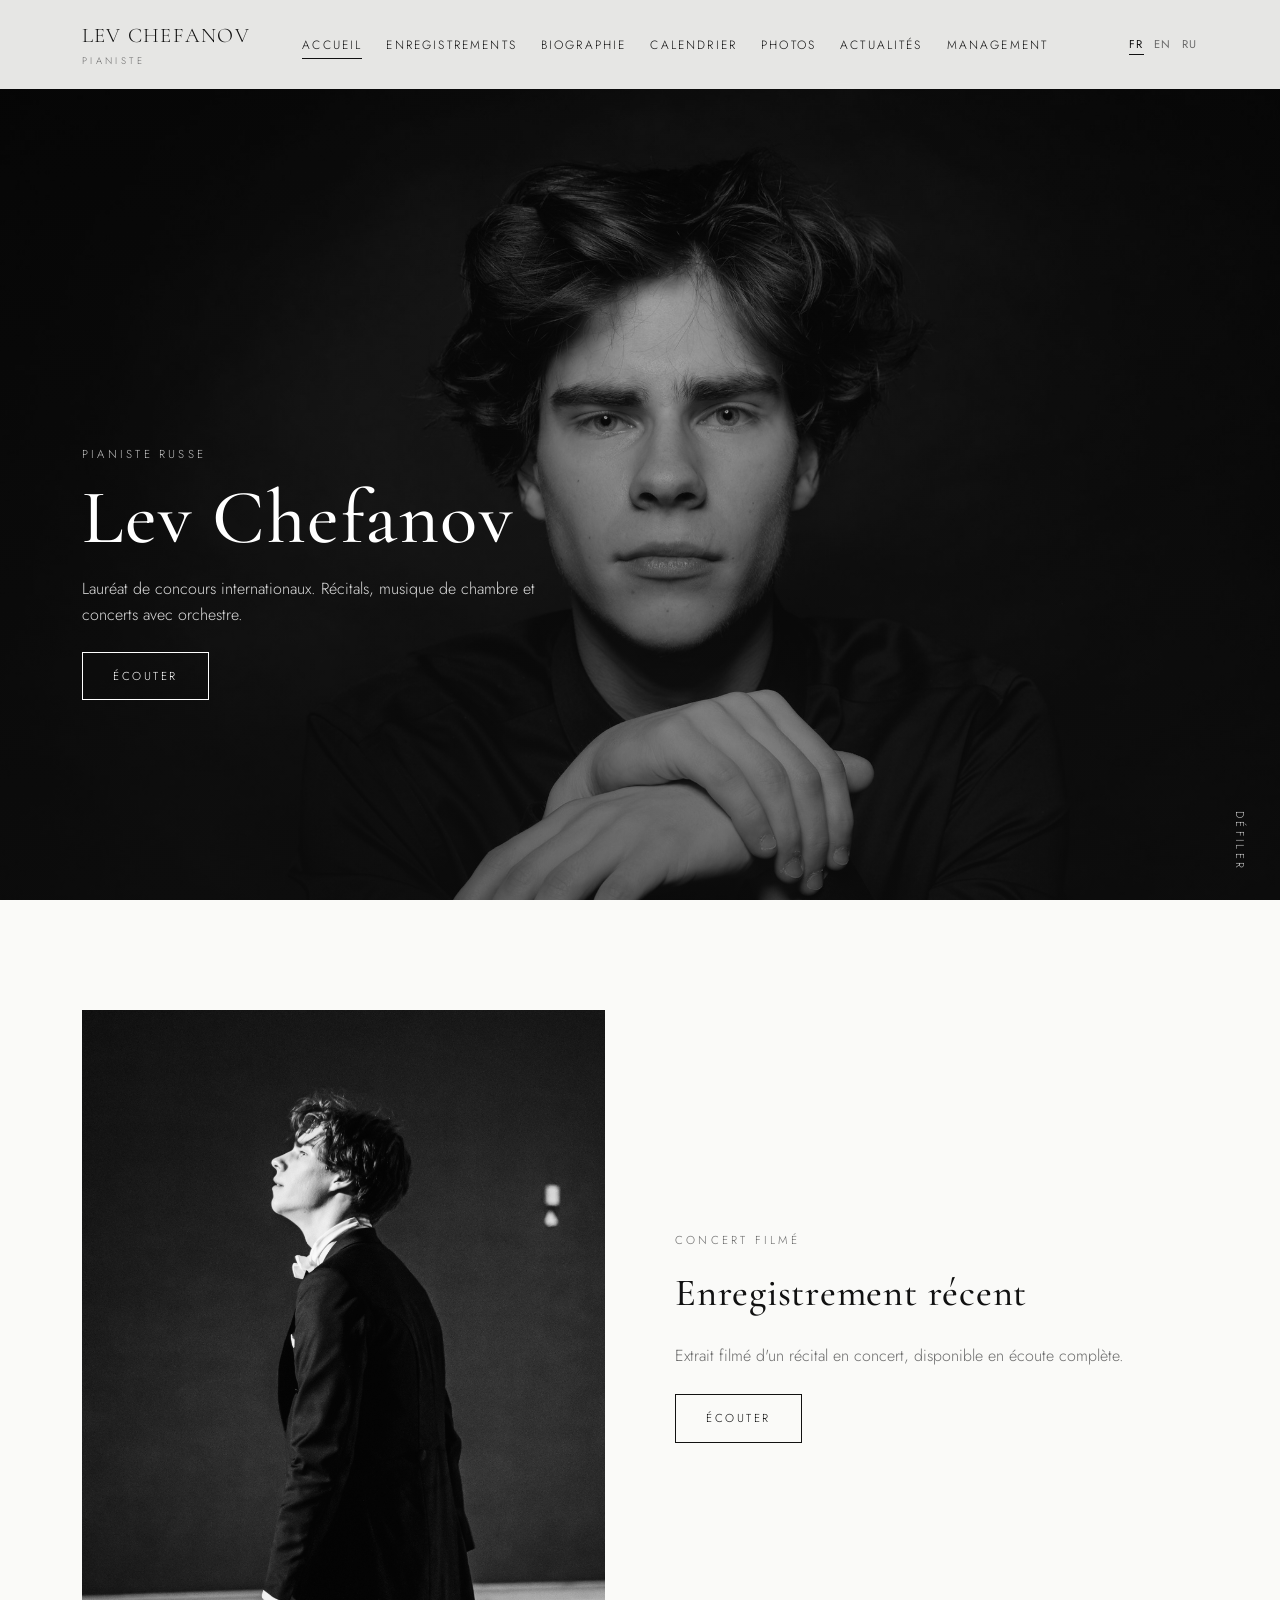
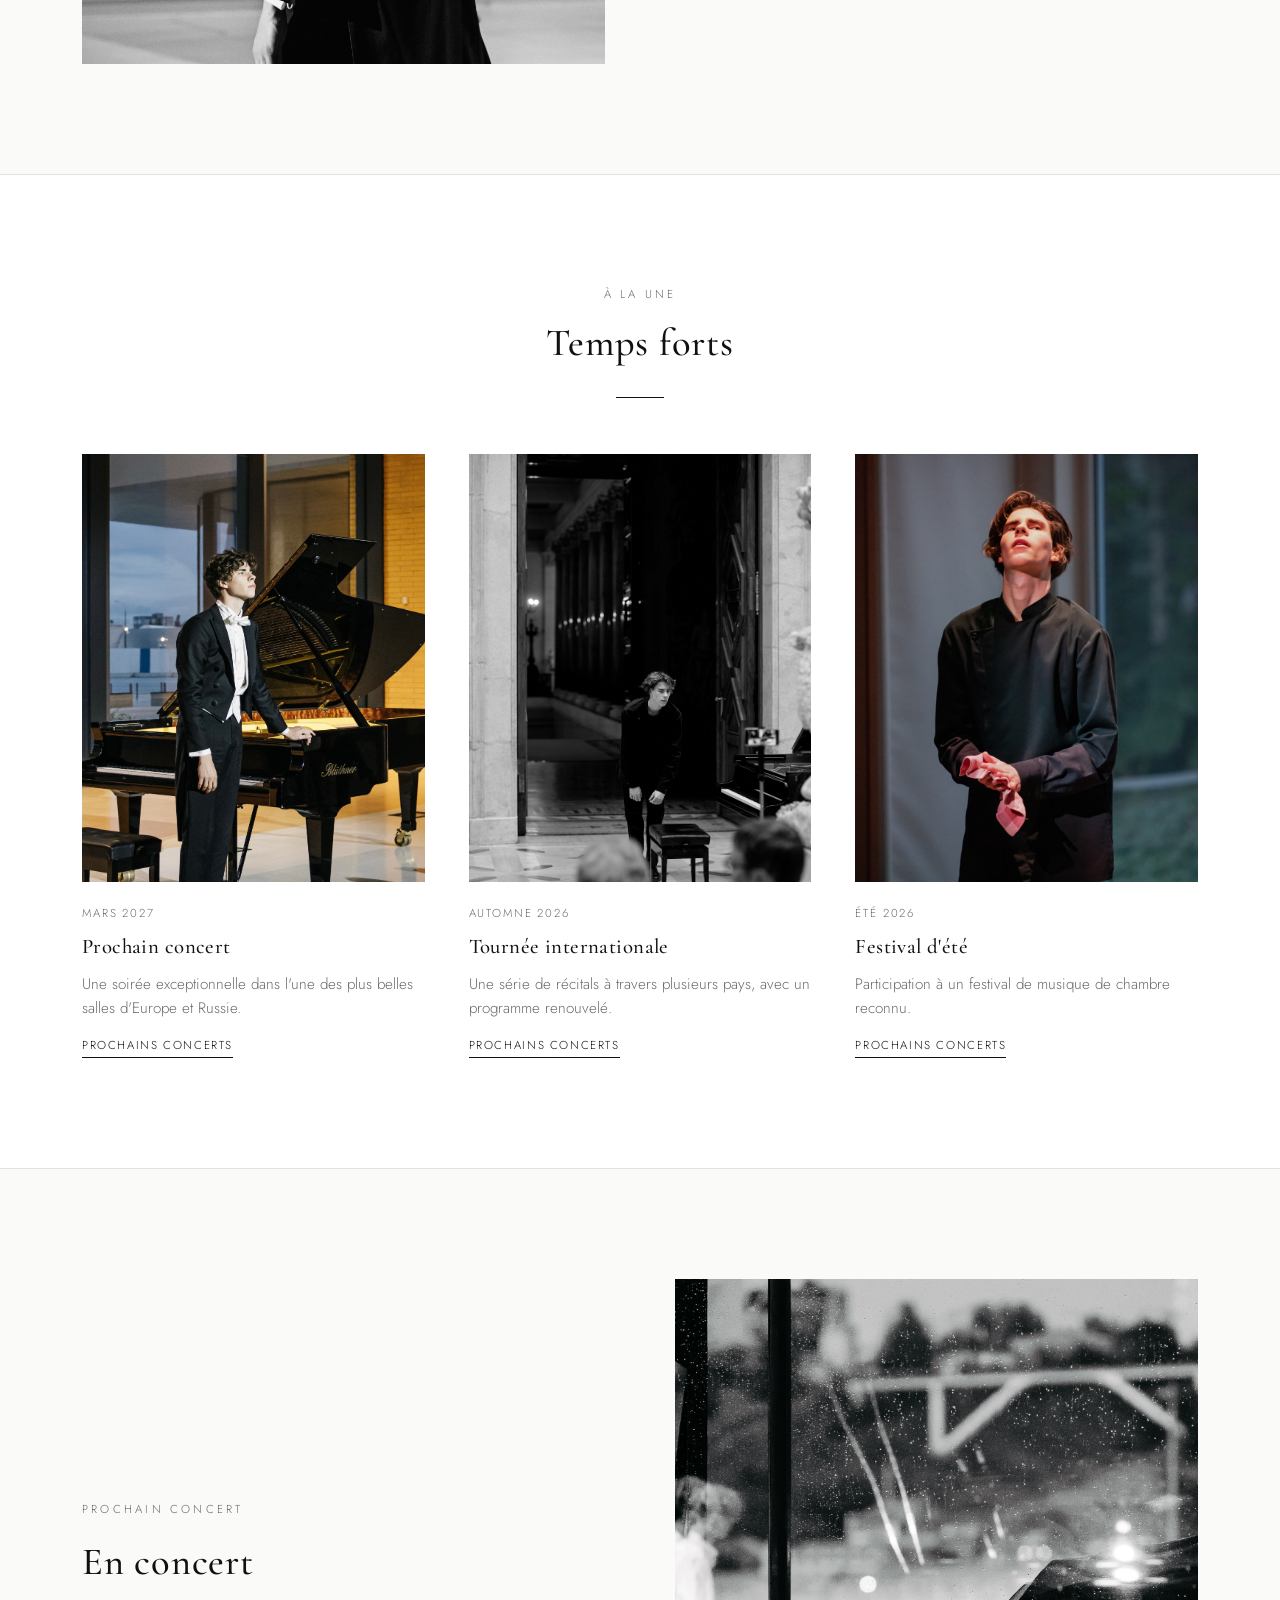
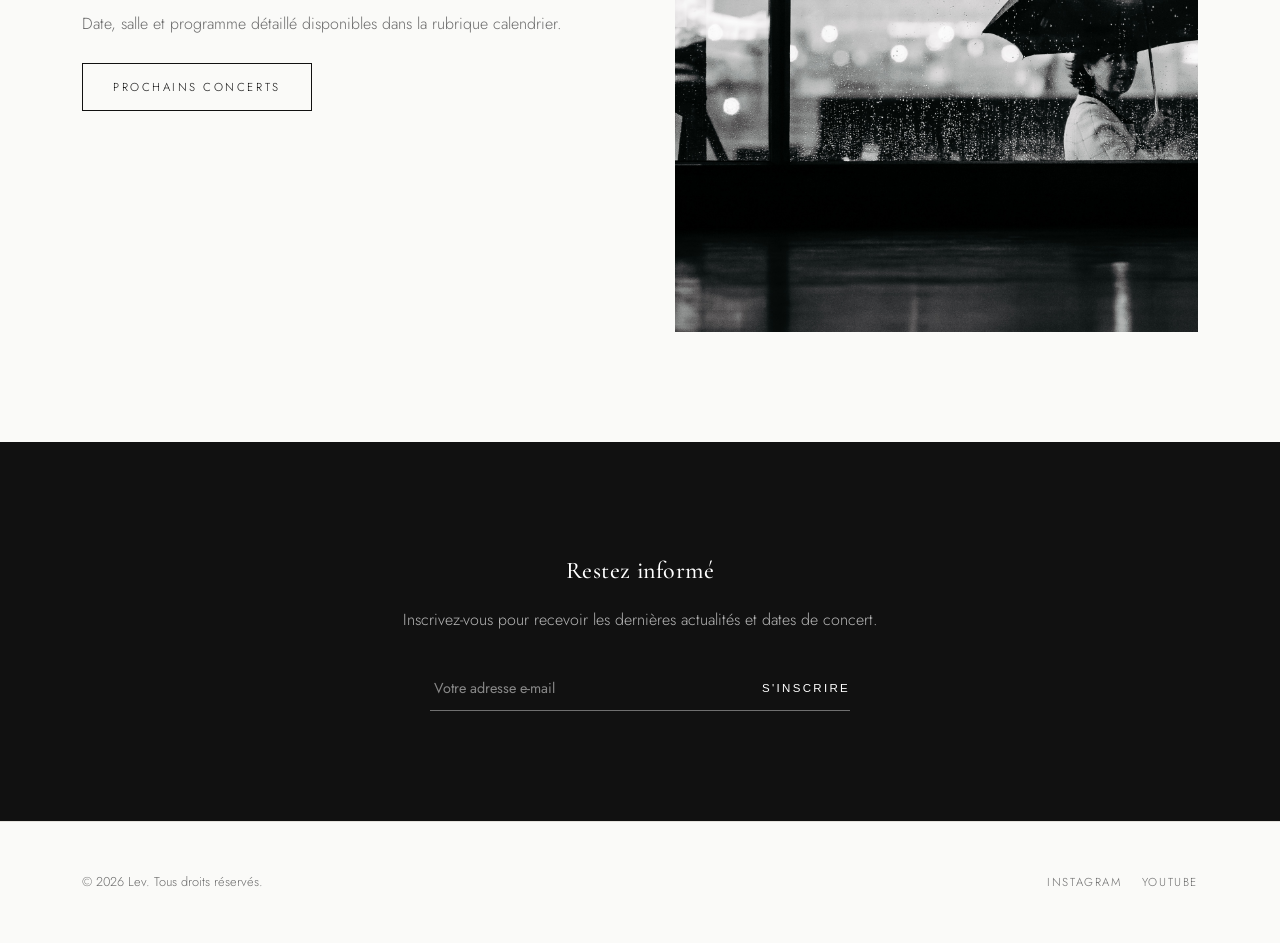
<file: index.html>
<!DOCTYPE html>
<html lang="fr">
<head>
<meta charset="UTF-8">
<meta name="viewport" content="width=device-width, initial-scale=1.0">
<title>Lev — Pianiste</title>
<meta name="description" content="Site officiel de Lev, pianiste classique — biographie, agenda, enregistrements, presse et actualités.">
<link rel="preconnect" href="https://fonts.googleapis.com">
<link href="https://fonts.googleapis.com/css2?family=Cormorant+Garamond:wght@400;500;600&family=Jost:wght@300;400;500&display=swap" rel="stylesheet">
<link rel="stylesheet" href="css/style.css?v=2">
</head>
<body data-page="home">

<header class="site-header">
  <div class="container nav-wrap">
    <a href="index.html" class="logo">Lev Chefanov<span data-i18n="logo.tagline">Pianiste</span></a>
    <nav class="main-nav">
      <ul>
        <li><a href="index.html" class="active" data-i18n="nav.home">Accueil</a></li>
        <li><a href="enregistrements.html" data-i18n="nav.recordings">Enregistrements</a></li>
        <li><a href="biographie.html" data-i18n="nav.bio">Biographie</a></li>
        <li><a href="calendrier.html" data-i18n="nav.calendar">Calendrier</a></li>
        <li><a href="photos.html" data-i18n="nav.photos">Photos</a></li>
        <li><a href="actualites.html" data-i18n="nav.news">Actualités</a></li>
        <li><a href="contact.html" data-i18n="nav.contact">Management</a></li>
      </ul>
    </nav>
    <div class="lang-switch">
      <button type="button" data-lang="fr">FR</button>
      <button type="button" data-lang="en">EN</button>
      <button type="button" data-lang="ru">RU</button>
    </div>
    <button class="nav-toggle" aria-label="Ouvrir le menu" data-i18n-aria-label="aria.openMenu">
      <span></span><span></span><span></span>
    </button>
  </div>
</header>

<section class="hero" style="background-image: linear-gradient(180deg, rgba(17,17,17,0.15) 0%, rgba(17,17,17,0.55) 100%), url('images/gallery/IMG_5451.JPG');">
  <div class="container hero-content">
    <p class="eyebrow" data-i18n="home.hero.eyebrow">Pianiste russe</p>
    <h1 data-i18n="home.hero.title">Lev Chefanov</h1>
    <p data-i18n="home.hero.text">Lauréat de concours internationaux. Récitals, musique de chambre et concerts avec orchestre.</p>
    <a href="enregistrements.html#ecouter" class="btn" style="margin-top:24px;border-color:#fff;" data-i18n="home.hero.cta">Écouter</a>
  </div>
  <span class="scroll-cue" data-i18n="home.hero.scroll">Défiler</span>
</section>

<section>
  <div class="container split">
    <div class="visual">
      <img src="images/gallery/IMG_6438.JPG" alt="Nouvel enregistrement">
    </div>
    <div class="text">
      <p class="eyebrow" data-i18n="home.split1.eyebrow">Concert filmé</p>
      <h2 data-i18n="home.split1.title">Enregistrement récent</h2>
      <p data-i18n="home.split1.text">Extrait filmé d'un récital en concert, disponible en écoute complète.</p>
      <a href="enregistrements.html#ecouter" class="btn" data-i18n="home.split1.cta">Écouter</a>
    </div>
  </div>
</section>

<section class="bg-alt">
  <div class="container">
    <div class="section-head">
      <p class="eyebrow" data-i18n="home.highlights.eyebrow">À la une</p>
      <h2 data-i18n="home.highlights.title">Temps forts</h2>
      <div class="rule"></div>
    </div>
    <div class="cards">
      <div class="card">
        <div class="visual" style="background-image:url('images/concert/IMG_6434.JPG');"></div>
        <p class="date" data-i18n="home.card1.date">Mars 2027</p>
        <h3 data-i18n="home.card1.title">Prochain concert</h3>
        <p data-i18n="home.card1.text">Une soirée exceptionnelle dans l'une des plus belles salles d'Europe et Russie.</p>
        <a class="card-link" href="calendrier.html" data-i18n="home.split2.cta">Prochains concerts</a>
      </div>
      <div class="card">
        <div class="visual" style="background-image:url('images/concert/IMG_7054.JPG');"></div>
        <p class="date" data-i18n="home.card2.date">Automne 2026</p>
        <h3 data-i18n="home.card2.title">Tournée internationale</h3>
        <p data-i18n="home.card2.text">Une série de récitals à travers plusieurs pays, avec un programme renouvelé.</p>
        <a class="card-link" href="calendrier.html" data-i18n="home.split2.cta">Prochains concerts</a>
      </div>
      <div class="card">
        <div class="visual" style="background-image:url('images/concert/IMG_5828.JPG');"></div>
        <p class="date" data-i18n="home.card3.date">Été 2026</p>
        <h3 data-i18n="home.card3.title">Festival d'été</h3>
        <p data-i18n="home.card3.text">Participation à un festival de musique de chambre reconnu.</p>
        <a class="card-link" href="calendrier.html" data-i18n="home.split2.cta">Prochains concerts</a>
      </div>
    </div>
  </div>
</section>

<section>
  <div class="container split reverse">
    <div class="visual">
      <img src="images/concert/IMG_6673.JPG" alt="Prochain concert">
    </div>
    <div class="text">
      <p class="eyebrow" data-i18n="home.split2.eyebrow">Prochain concert</p>
      <h2 data-i18n="home.split2.title">En concert</h2>
      <p data-i18n="home.split2.text">Date, salle et programme détaillé disponibles dans la rubrique calendrier.</p>
      <a href="calendrier.html" class="btn" data-i18n="home.split2.cta">Prochains concerts</a>
    </div>
  </div>
</section>

<section class="newsletter">
  <div class="container">
    <h2 data-i18n="home.newsletter.title">Restez informé</h2>
    <p data-i18n="home.newsletter.text">Inscrivez-vous pour recevoir les dernières actualités et dates de concert.</p>
    <form class="newsletter-form">
      <input type="email" placeholder="Votre adresse e-mail" data-i18n-placeholder="home.newsletter.placeholder" required>
      <button type="submit" data-i18n="home.newsletter.submit">S'inscrire</button>
    </form>
  </div>
</section>

<footer class="site-footer">
  <div class="container footer-wrap">
    <p class="copyright" data-i18n="footer.copyright">&copy; 2026 Lev. Tous droits réservés.</p>
    <div class="socials">
      <a href="https://www.instagram.com/levchefanov/" target="_blank" rel="noopener">Instagram</a>
      <a href="https://www.youtube.com/@Chefanov" target="_blank" rel="noopener">YouTube</a>
    </div>
  </div>
</footer>

<script src="js/i18n.js?v=4"></script>
<script src="js/main.js"></script>
</body>
</html>
</file>
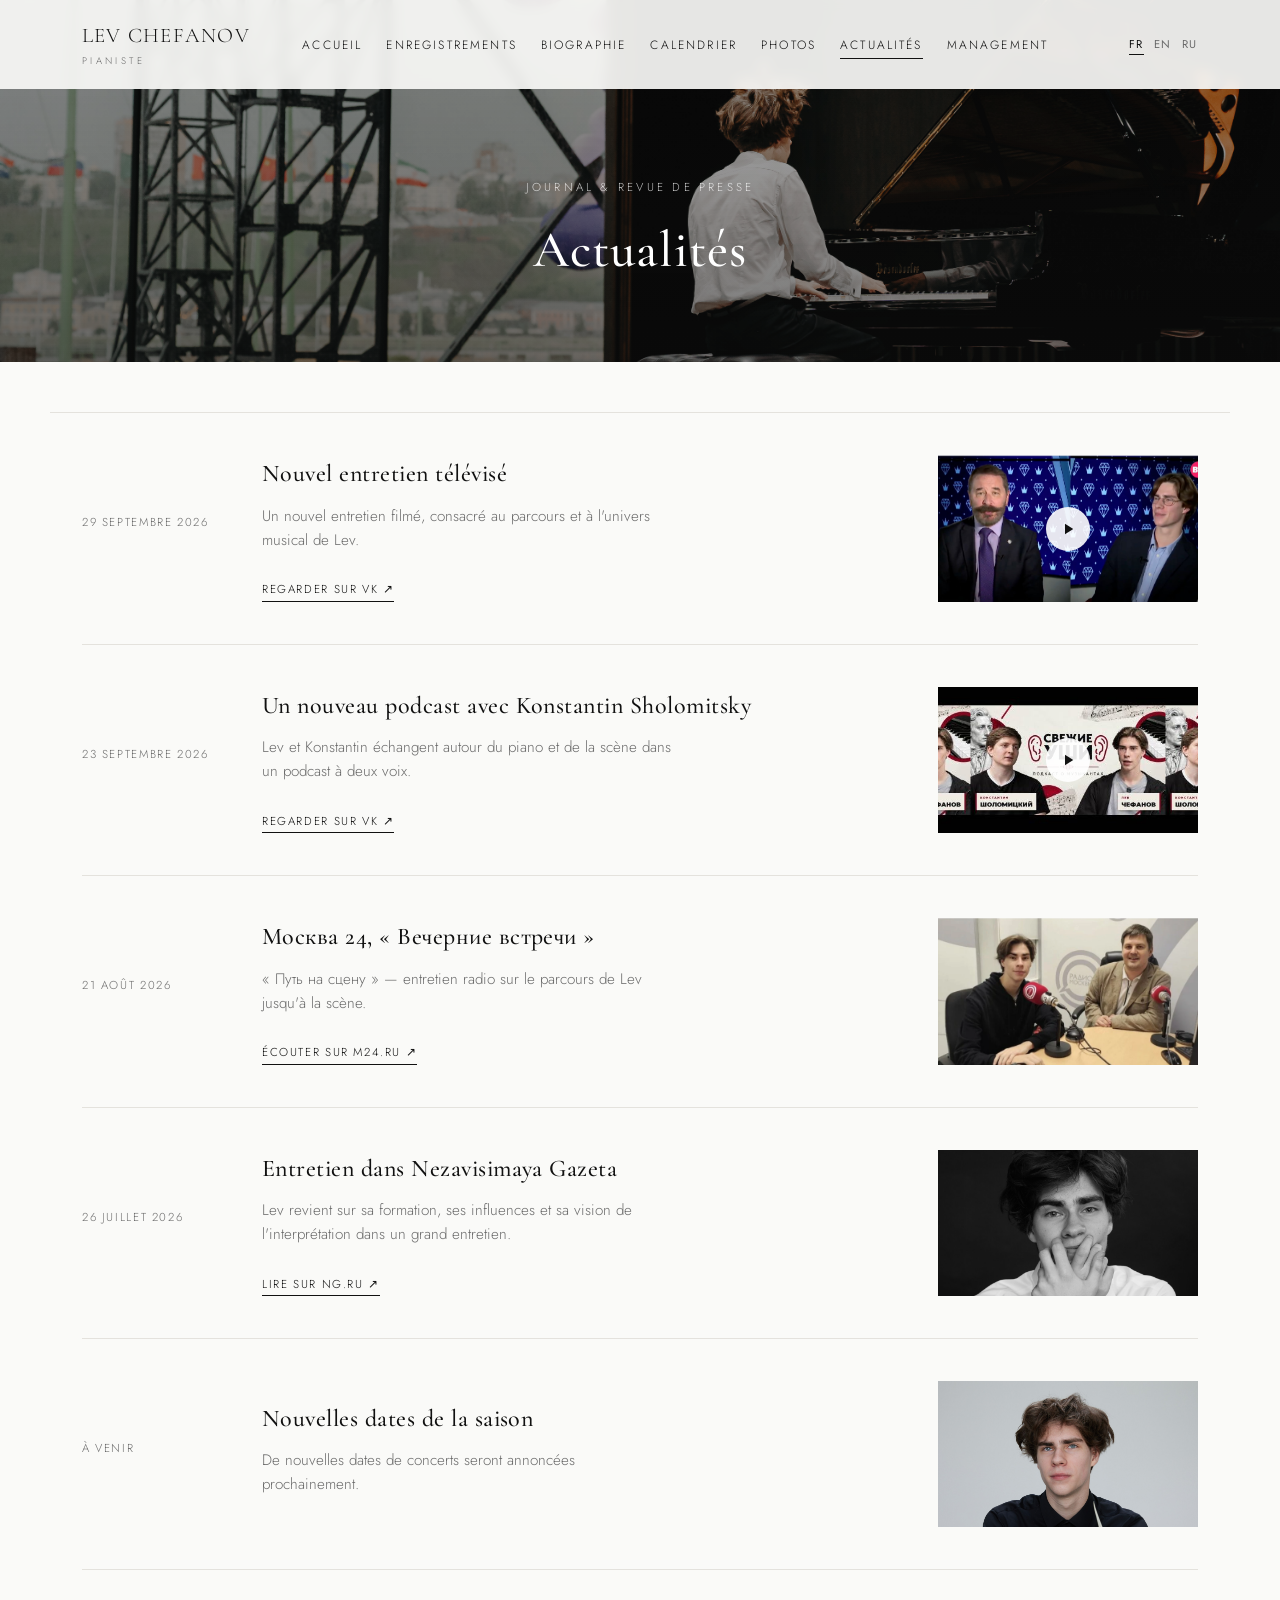
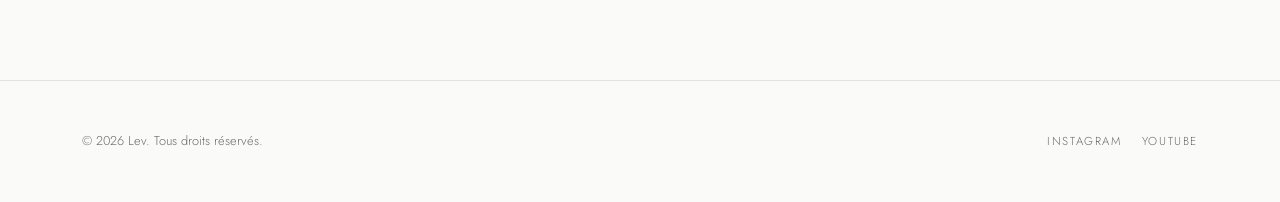
<file: actualites.html>
<!DOCTYPE html>
<html lang="fr">
<head>
<meta charset="UTF-8">
<meta name="viewport" content="width=device-width, initial-scale=1.0">
<title>Actualités — Lev</title>
<link rel="preconnect" href="https://fonts.googleapis.com">
<link href="https://fonts.googleapis.com/css2?family=Cormorant+Garamond:wght@400;500;600&family=Jost:wght@300;400;500&display=swap" rel="stylesheet">
<link rel="stylesheet" href="css/style.css?v=2">
</head>
<body data-page="news">

<header class="site-header">
  <div class="container nav-wrap">
    <a href="index.html" class="logo">Lev Chefanov<span data-i18n="logo.tagline">Pianiste</span></a>
    <nav class="main-nav">
      <ul>
        <li><a href="index.html" data-i18n="nav.home">Accueil</a></li>
        <li><a href="enregistrements.html" data-i18n="nav.recordings">Enregistrements</a></li>
        <li><a href="biographie.html" data-i18n="nav.bio">Biographie</a></li>
        <li><a href="calendrier.html" data-i18n="nav.calendar">Calendrier</a></li>
        <li><a href="photos.html" data-i18n="nav.photos">Photos</a></li>
        <li><a href="actualites.html" class="active" data-i18n="nav.news">Actualités</a></li>
        <li><a href="contact.html" data-i18n="nav.contact">Management</a></li>
      </ul>
    </nav>
    <div class="lang-switch">
      <button type="button" data-lang="fr">FR</button>
      <button type="button" data-lang="en">EN</button>
      <button type="button" data-lang="ru">RU</button>
    </div>
    <button class="nav-toggle" aria-label="Ouvrir le menu" data-i18n-aria-label="aria.openMenu">
      <span></span><span></span><span></span>
    </button>
  </div>
</header>

<section class="page-hero" style="background: linear-gradient(180deg, rgba(17,17,17,0.35) 0%, rgba(17,17,17,0.55) 100%), url('images/concert/IMG_6676.JPG') center 55%/cover no-repeat; border-bottom: none;">
  <div class="container">
    <p class="eyebrow" data-i18n="news.eyebrow" style="color: rgba(255,255,255,0.75);">Journal &amp; revue de presse</p>
    <h1 data-i18n="news.title" style="color: #fff;">Actualités</h1>
  </div>
</section>

<section style="padding-top:50px;">
  <div class="container news-list">
    <div class="news-row has-video">
      <p class="date" data-i18n="news.item4.date">29 Septembre 2026</p>
      <div>
        <h3 data-i18n="news.item4.title">Nouvel entretien télévisé</h3>
        <p data-i18n="news.item4.text">Un nouvel entretien filmé, consacré au parcours et à l'univers musical de Lev.</p>
        <a class="card-link" href="https://vkvideo.ru/video-29487103_456251125?t=58m4s" target="_blank" rel="noopener" data-i18n="news.item4.link">Regarder sur VK ↗</a>
      </div>
      <div class="visual" style="background-image:url('images/concert/interview-bm-tv.jpg');"></div>
    </div>
    <div class="news-row has-video">
      <p class="date" data-i18n="news.item3.date">23 Septembre 2026</p>
      <div>
        <h3 data-i18n="news.item3.title">Un nouveau podcast avec Konstantin Sholomitsky</h3>
        <p data-i18n="news.item3.text">Lev et Konstantin échangent autour du piano et de la scène dans un podcast à deux voix.</p>
        <a class="card-link" href="https://vkvideo.ru/video-36100537_456240743?list=ln-sFdHP32zgecCz24DzP" target="_blank" rel="noopener" data-i18n="news.item3.link">Regarder sur VK ↗</a>
      </div>
      <div class="visual" style="background-image:url('images/concert/podcast-svezhie-ushi.png');background-size:contain;background-position:center;"></div>
    </div>
    <div class="news-row">
      <p class="date" data-i18n="news.item5.date">21 Août 2026</p>
      <div>
        <h3 data-i18n="news.item5.title">Москва 24, « Вечерние встречи »</h3>
        <p data-i18n="news.item5.text">« Путь на сцену » — entretien radio sur le parcours de Lev jusqu'à la scène.</p>
        <a class="card-link" href="https://www.m24.ru/audios/21082026/933666" target="_blank" rel="noopener" data-i18n="news.item5.link">Écouter sur m24.ru ↗</a>
      </div>
      <div class="visual" style="background-image:url('images/concert/moskva24-radio.webp');background-position:center 20%;"></div>
    </div>
    <div class="news-row">
      <p class="date" data-i18n="news.item1.date">26 Juillet 2026</p>
      <div>
        <h3 data-i18n="news.item1.title">Entretien dans Nezavisimaya Gazeta</h3>
        <p data-i18n="news.item1.text">Lev revient sur sa formation, ses influences et sa vision de l'interprétation dans un grand entretien.</p>
        <a class="card-link" href="https://www.ng.ru/culture/2026-07-26/7_9545_lev.html" target="_blank" rel="noopener" data-i18n="news.item1.link">Lire sur ng.ru ↗</a>
      </div>
      <div class="visual" style="background-image:url('images/gallery/IMG_5611.JPG');"></div>
    </div>
    <div class="news-row">
      <p class="date" data-i18n="news.item2.date">À venir</p>
      <div>
        <h3 data-i18n="news.item2.title">Nouvelles dates de la saison</h3>
        <p data-i18n="news.item2.text">De nouvelles dates de concerts seront annoncées prochainement.</p>
      </div>
      <div class="visual" style="background-image:url('images/gallery/IMG_5604.JPG');"></div>
    </div>
  </div>
</section>

<footer class="site-footer">
  <div class="container footer-wrap">
    <p class="copyright" data-i18n="footer.copyright">&copy; 2026 Lev. Tous droits réservés.</p>
    <div class="socials">
      <a href="https://www.instagram.com/levchefanov/" target="_blank" rel="noopener">Instagram</a>
      <a href="https://www.youtube.com/@Chefanov" target="_blank" rel="noopener">YouTube</a>
    </div>
  </div>
</footer>

<script src="js/i18n.js?v=4"></script>
<script src="js/main.js"></script>
</body>
</html>
</file>
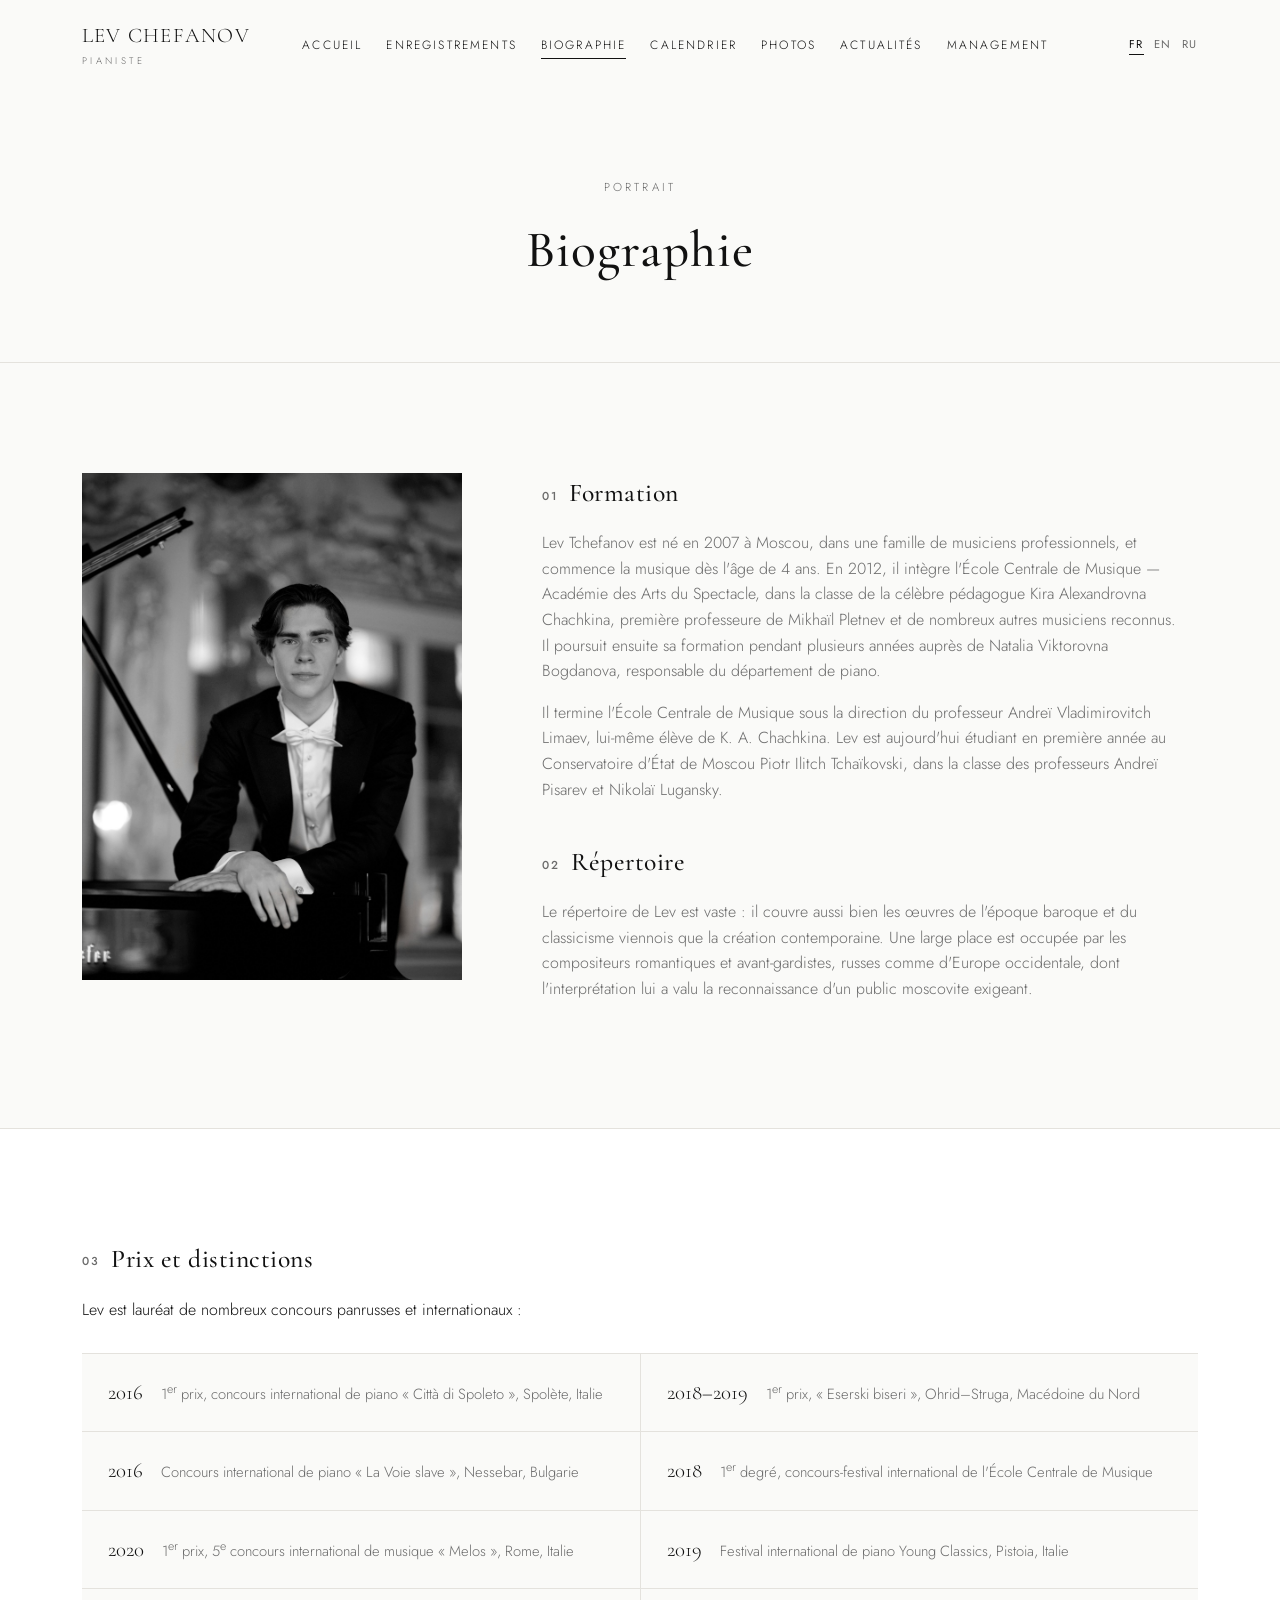
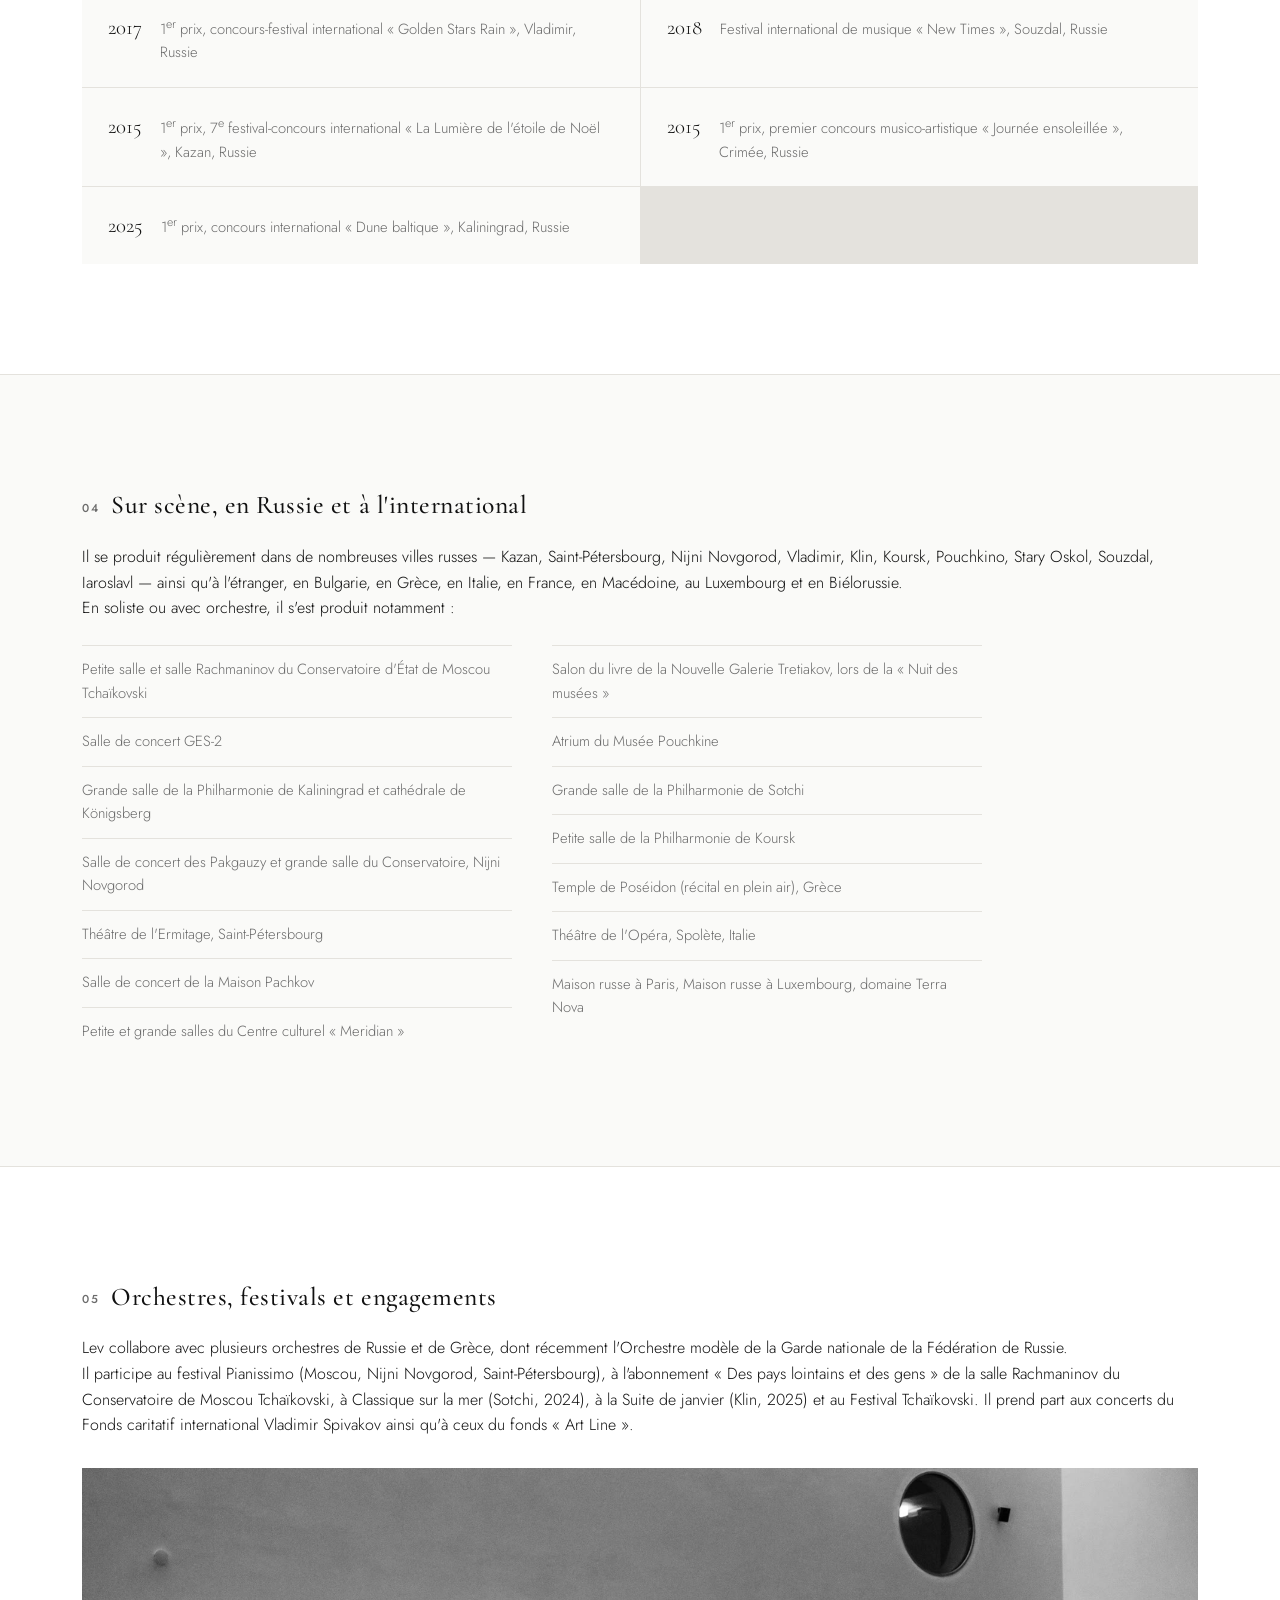
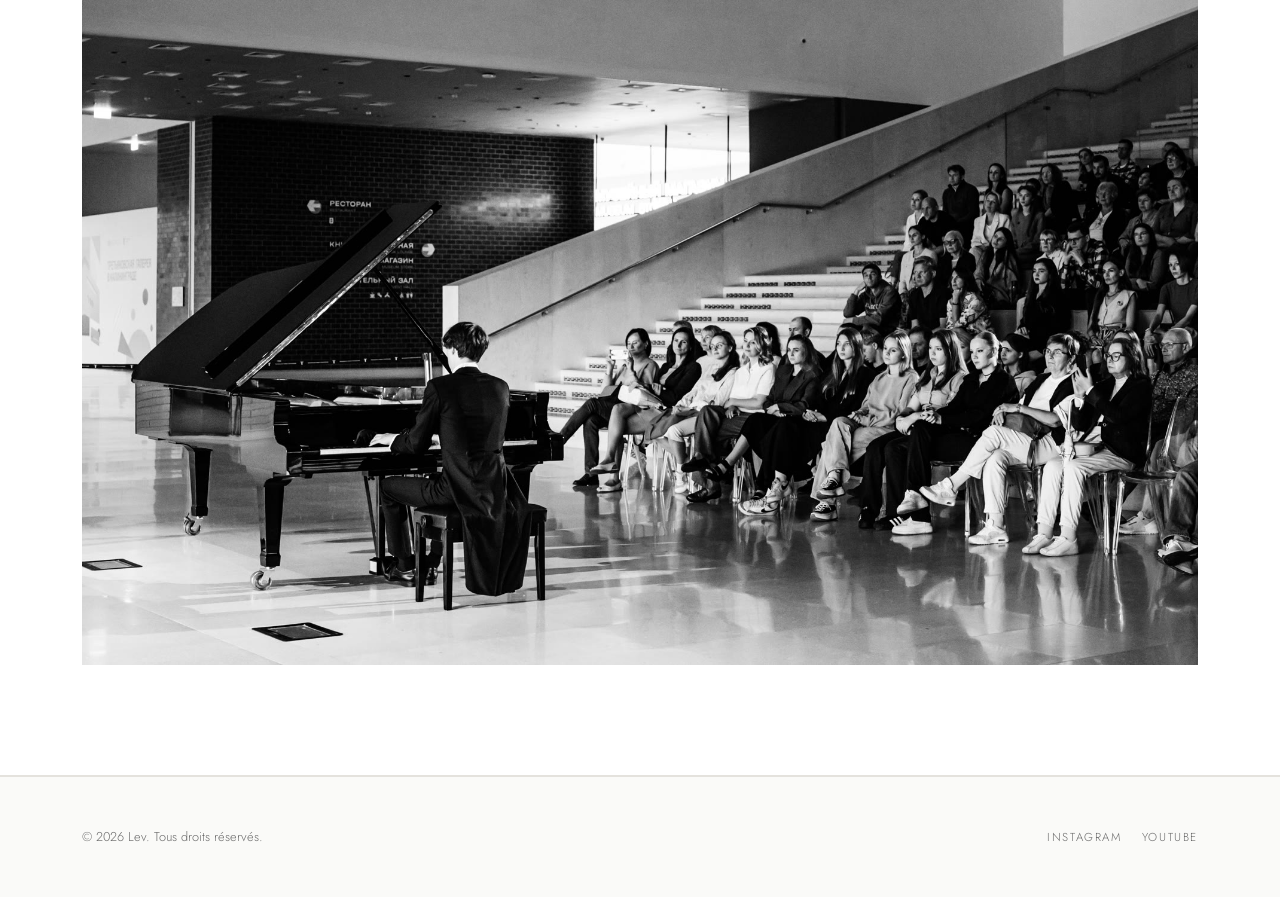
<file: biographie.html>
<!DOCTYPE html>
<html lang="fr">
<head>
<meta charset="UTF-8">
<meta name="viewport" content="width=device-width, initial-scale=1.0">
<title>Biographie — Lev</title>
<link rel="preconnect" href="https://fonts.googleapis.com">
<link href="https://fonts.googleapis.com/css2?family=Cormorant+Garamond:wght@400;500;600&family=Jost:wght@300;400;500&display=swap" rel="stylesheet">
<link rel="stylesheet" href="css/style.css?v=2">
</head>
<body data-page="bio">

<header class="site-header">
  <div class="container nav-wrap">
    <a href="index.html" class="logo">Lev Chefanov<span data-i18n="logo.tagline">Pianiste</span></a>
    <nav class="main-nav">
      <ul>
        <li><a href="index.html" data-i18n="nav.home">Accueil</a></li>
        <li><a href="enregistrements.html" data-i18n="nav.recordings">Enregistrements</a></li>
        <li><a href="biographie.html" class="active" data-i18n="nav.bio">Biographie</a></li>
        <li><a href="calendrier.html" data-i18n="nav.calendar">Calendrier</a></li>
        <li><a href="photos.html" data-i18n="nav.photos">Photos</a></li>
        <li><a href="actualites.html" data-i18n="nav.news">Actualités</a></li>
        <li><a href="contact.html" data-i18n="nav.contact">Management</a></li>
      </ul>
    </nav>
    <div class="lang-switch">
      <button type="button" data-lang="fr">FR</button>
      <button type="button" data-lang="en">EN</button>
      <button type="button" data-lang="ru">RU</button>
    </div>
    <button class="nav-toggle" aria-label="Ouvrir le menu" data-i18n-aria-label="aria.openMenu">
      <span></span><span></span><span></span>
    </button>
  </div>
</header>

<section class="page-hero">
  <div class="container">
    <p class="eyebrow" data-i18n="bio.eyebrow">Portrait</p>
    <h1 data-i18n="bio.title">Biographie</h1>
  </div>
</section>


<section>
  <div class="container bio-layout">
    <div class="portrait">
      <img src="images/gallery/IMG_6488.JPG" alt="Portrait de Lev">
    </div>
    <div class="bio-text">
      <h3><span class="sec-num">01</span><span data-i18n="bio.formation.h3">Formation</span></h3>
      <p data-i18n="bio.formation.p1">Lev Tchefanov est né en 2007 à Moscou, dans une famille de musiciens professionnels, et commence la musique dès l'âge de 4 ans. En 2012, il intègre l'École Centrale de Musique — Académie des Arts du Spectacle, dans la classe de la célèbre pédagogue Kira Alexandrovna Chachkina, première professeure de Mikhaïl Pletnev et de nombreux autres musiciens reconnus. Il poursuit ensuite sa formation pendant plusieurs années auprès de Natalia Viktorovna Bogdanova, responsable du département de piano.</p>
      <p data-i18n="bio.formation.p2">Il termine l'École Centrale de Musique sous la direction du professeur Andreï Vladimirovitch Limaev, lui-même élève de K. A. Chachkina. Lev est aujourd'hui étudiant en première année au Conservatoire d'État de Moscou Piotr Ilitch Tchaïkovski, dans la classe des professeurs Andreï Pisarev et Nikolaï Lugansky.</p>

      <h3><span class="sec-num">02</span><span data-i18n="bio.repertoire.h3">Répertoire</span></h3>
      <p data-i18n="bio.repertoire.p1">Le répertoire de Lev est vaste : il couvre aussi bien les œuvres de l'époque baroque et du classicisme viennois que la création contemporaine. Une large place est occupée par les compositeurs romantiques et avant-gardistes, russes comme d'Europe occidentale, dont l'interprétation lui a valu la reconnaissance d'un public moscovite exigeant.</p>
    </div>
  </div>
</section>

<section class="bg-alt bio-section">
  <div class="container">
    <h3><span class="sec-num">03</span><span data-i18n="bio.prizes.h3">Prix et distinctions</span></h3>
    <p data-i18n="bio.prizes.intro">Lev est lauréat de nombreux concours panrusses et internationaux :</p>
    <div class="prize-grid">
      <div class="prize-card"><span class="year" data-i18n-list="bio.prizes.li" data-i18n-index="0" data-i18n-field="year">2016</span><p data-i18n-list="bio.prizes.li" data-i18n-index="0" data-i18n-field="text">1<sup>er</sup> prix, concours international de piano « Città di Spoleto », Spolète, Italie</p></div>
      <div class="prize-card"><span class="year" data-i18n-list="bio.prizes.li" data-i18n-index="1" data-i18n-field="year">2018–2019</span><p data-i18n-list="bio.prizes.li" data-i18n-index="1" data-i18n-field="text">1<sup>er</sup> prix, « Eserski biseri », Ohrid–Struga, Macédoine du Nord</p></div>
      <div class="prize-card"><span class="year" data-i18n-list="bio.prizes.li" data-i18n-index="2" data-i18n-field="year">2016</span><p data-i18n-list="bio.prizes.li" data-i18n-index="2" data-i18n-field="text">Concours international de piano « La Voie slave », Nessebar, Bulgarie</p></div>
      <div class="prize-card"><span class="year" data-i18n-list="bio.prizes.li" data-i18n-index="3" data-i18n-field="year">2018</span><p data-i18n-list="bio.prizes.li" data-i18n-index="3" data-i18n-field="text">1<sup>er</sup> degré, concours-festival international de l'École Centrale de Musique</p></div>
      <div class="prize-card"><span class="year" data-i18n-list="bio.prizes.li" data-i18n-index="4" data-i18n-field="year">2020</span><p data-i18n-list="bio.prizes.li" data-i18n-index="4" data-i18n-field="text">1<sup>er</sup> prix, 5<sup>e</sup> concours international de musique « Melos », Rome, Italie</p></div>
      <div class="prize-card"><span class="year" data-i18n-list="bio.prizes.li" data-i18n-index="5" data-i18n-field="year">2019</span><p data-i18n-list="bio.prizes.li" data-i18n-index="5" data-i18n-field="text">Festival international de piano Young Classics, Pistoia, Italie</p></div>
      <div class="prize-card"><span class="year" data-i18n-list="bio.prizes.li" data-i18n-index="6" data-i18n-field="year">2017</span><p data-i18n-list="bio.prizes.li" data-i18n-index="6" data-i18n-field="text">1<sup>er</sup> prix, concours-festival international « Golden Stars Rain », Vladimir, Russie</p></div>
      <div class="prize-card"><span class="year" data-i18n-list="bio.prizes.li" data-i18n-index="7" data-i18n-field="year">2018</span><p data-i18n-list="bio.prizes.li" data-i18n-index="7" data-i18n-field="text">Festival international de musique « New Times », Souzdal, Russie</p></div>
      <div class="prize-card"><span class="year" data-i18n-list="bio.prizes.li" data-i18n-index="8" data-i18n-field="year">2015</span><p data-i18n-list="bio.prizes.li" data-i18n-index="8" data-i18n-field="text">1<sup>er</sup> prix, 7<sup>e</sup> festival-concours international « La Lumière de l'étoile de Noël », Kazan, Russie</p></div>
      <div class="prize-card"><span class="year" data-i18n-list="bio.prizes.li" data-i18n-index="9" data-i18n-field="year">2015</span><p data-i18n-list="bio.prizes.li" data-i18n-index="9" data-i18n-field="text">1<sup>er</sup> prix, premier concours musico-artistique « Journée ensoleillée », Crimée, Russie</p></div>
      <div class="prize-card"><span class="year" data-i18n-list="bio.prizes.li" data-i18n-index="10" data-i18n-field="year">2025</span><p data-i18n-list="bio.prizes.li" data-i18n-index="10" data-i18n-field="text">1<sup>er</sup> prix, concours international « Dune baltique », Kaliningrad, Russie</p></div>
    </div>
  </div>
</section>

<section class="bio-section">
  <div class="container">
    <h3><span class="sec-num">04</span><span data-i18n="bio.stage.h3">Sur scène, en Russie et à l'international</span></h3>
    <p data-i18n="bio.stage.p1">Il se produit régulièrement dans de nombreuses villes russes — Kazan, Saint-Pétersbourg, Nijni Novgorod, Vladimir, Klin, Koursk, Pouchkino, Stary Oskol, Souzdal, Iaroslavl — ainsi qu'à l'étranger, en Bulgarie, en Grèce, en Italie, en France, en Macédoine, au Luxembourg et en Biélorussie.</p>
    <p data-i18n="bio.stage.p2">En soliste ou avec orchestre, il s'est produit notamment :</p>
    <ul class="venue-columns">
      <li data-i18n-list="bio.stage.li" data-i18n-index="0">Petite salle et salle Rachmaninov du Conservatoire d'État de Moscou Tchaïkovski</li>
      <li data-i18n-list="bio.stage.li" data-i18n-index="1">Salle de concert GES-2</li>
      <li data-i18n-list="bio.stage.li" data-i18n-index="2">Grande salle de la Philharmonie de Kaliningrad et cathédrale de Königsberg</li>
      <li data-i18n-list="bio.stage.li" data-i18n-index="3">Salle de concert des Pakgauzy et grande salle du Conservatoire, Nijni Novgorod</li>
      <li data-i18n-list="bio.stage.li" data-i18n-index="4">Théâtre de l'Ermitage, Saint-Pétersbourg</li>
      <li data-i18n-list="bio.stage.li" data-i18n-index="5">Salle de concert de la Maison Pachkov</li>
      <li data-i18n-list="bio.stage.li" data-i18n-index="6">Petite et grande salles du Centre culturel « Meridian »</li>
      <li data-i18n-list="bio.stage.li" data-i18n-index="7">Salon du livre de la Nouvelle Galerie Tretiakov, lors de la « Nuit des musées »</li>
      <li data-i18n-list="bio.stage.li" data-i18n-index="8">Atrium du Musée Pouchkine</li>
      <li data-i18n-list="bio.stage.li" data-i18n-index="9">Grande salle de la Philharmonie de Sotchi</li>
      <li data-i18n-list="bio.stage.li" data-i18n-index="10">Petite salle de la Philharmonie de Koursk</li>
      <li data-i18n-list="bio.stage.li" data-i18n-index="11">Temple de Poséidon (récital en plein air), Grèce</li>
      <li data-i18n-list="bio.stage.li" data-i18n-index="12">Théâtre de l'Opéra, Spolète, Italie</li>
      <li data-i18n-list="bio.stage.li" data-i18n-index="13">Maison russe à Paris, Maison russe à Luxembourg, domaine Terra Nova</li>
    </ul>
  </div>
</section>

<section class="bg-alt bio-section">
  <div class="container">
    <h3><span class="sec-num">05</span><span data-i18n="bio.orchestras.h3">Orchestres, festivals et engagements</span></h3>
    <p data-i18n="bio.orchestras.p1">Lev collabore avec plusieurs orchestres de Russie et de Grèce, dont récemment l'Orchestre modèle de la Garde nationale de la Fédération de Russie.</p>
    <p data-i18n="bio.orchestras.p2">Il participe au festival Pianissimo (Moscou, Nijni Novgorod, Saint-Pétersbourg), à l'abonnement « Des pays lointains et des gens » de la salle Rachmaninov du Conservatoire de Moscou Tchaïkovski, à Classique sur la mer (Sotchi, 2024), à la Suite de janvier (Klin, 2025) et au Festival Tchaïkovski. Il prend part aux concerts du Fonds caritatif international Vladimir Spivakov ainsi qu'à ceux du fonds « Art Line ».</p>

    <img class="concert-photo-single" src="images/concert/IMG_6457.JPG" alt="Lev en concert">
  </div>
</section>

<footer class="site-footer">
  <div class="container footer-wrap">
    <p class="copyright" data-i18n="footer.copyright">&copy; 2026 Lev. Tous droits réservés.</p>
    <div class="socials">
      <a href="https://www.instagram.com/levchefanov/" target="_blank" rel="noopener">Instagram</a>
      <a href="https://www.youtube.com/@Chefanov" target="_blank" rel="noopener">YouTube</a>
    </div>
  </div>
</footer>

<script src="js/i18n.js?v=4"></script>
<script src="js/main.js"></script>
</body>
</html>
</file>
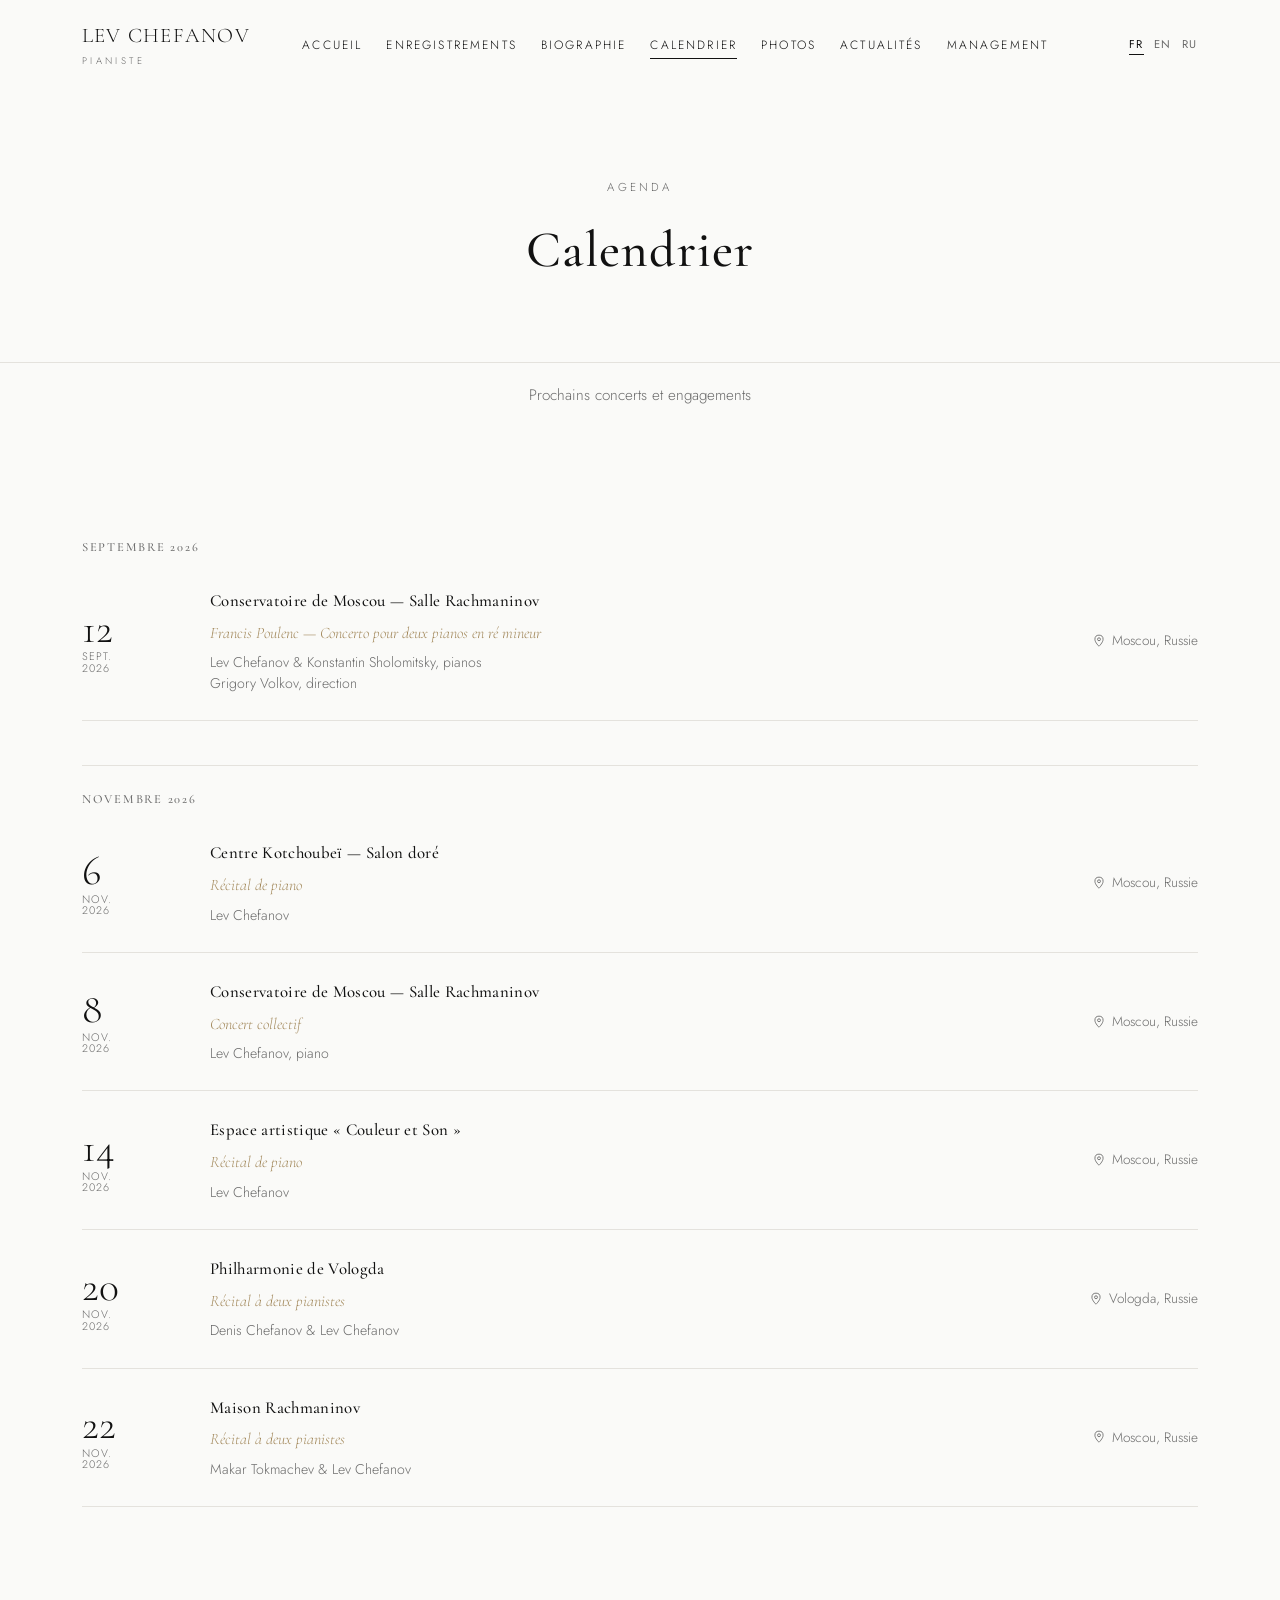
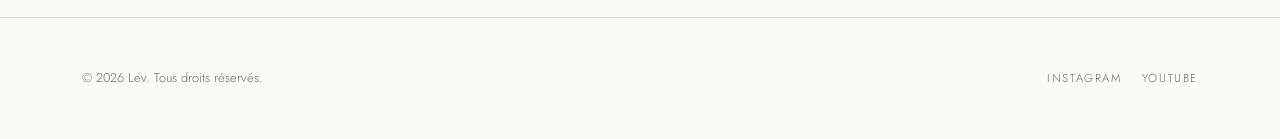
<file: calendrier.html>
<!DOCTYPE html>
<html lang="fr">
<head>
<meta charset="UTF-8">
<meta name="viewport" content="width=device-width, initial-scale=1.0">
<title>Calendrier — Lev</title>
<link rel="preconnect" href="https://fonts.googleapis.com">
<link href="https://fonts.googleapis.com/css2?family=Cormorant+Garamond:wght@400;500;600&family=Jost:wght@300;400;500&display=swap" rel="stylesheet">
<link rel="stylesheet" href="css/style.css?v=2">
</head>
<body data-page="calendar">

<header class="site-header">
  <div class="container nav-wrap">
    <a href="index.html" class="logo">Lev Chefanov<span data-i18n="logo.tagline">Pianiste</span></a>
    <nav class="main-nav">
      <ul>
        <li><a href="index.html" data-i18n="nav.home">Accueil</a></li>
        <li><a href="enregistrements.html" data-i18n="nav.recordings">Enregistrements</a></li>
        <li><a href="biographie.html" data-i18n="nav.bio">Biographie</a></li>
        <li><a href="calendrier.html" class="active" data-i18n="nav.calendar">Calendrier</a></li>
        <li><a href="photos.html" data-i18n="nav.photos">Photos</a></li>
        <li><a href="actualites.html" data-i18n="nav.news">Actualités</a></li>
        <li><a href="contact.html" data-i18n="nav.contact">Management</a></li>
      </ul>
    </nav>
    <div class="lang-switch">
      <button type="button" data-lang="fr">FR</button>
      <button type="button" data-lang="en">EN</button>
      <button type="button" data-lang="ru">RU</button>
    </div>
    <button class="nav-toggle" aria-label="Ouvrir le menu" data-i18n-aria-label="aria.openMenu">
      <span></span><span></span><span></span>
    </button>
  </div>
</header>

<section class="page-hero">
  <div class="container">
    <p class="eyebrow" data-i18n="calendar.eyebrow">Agenda</p>
    <h1 data-i18n="calendar.title">Calendrier</h1>
  </div>
</section>

<section style="padding-top:20px;">
  <div class="container">
    <p class="calendar-subtitle" data-i18n="calendar.subtitle">Prochains concerts et engagements</p>
  </div>
</section>

<section style="padding-top:10px;">
  <div class="container event-list">
    <h4 class="month-group" data-i18n="calendar.month1">Septembre 2026</h4>
    <div class="event-row">
      <div class="date" data-i18n-list="calendar.events" data-i18n-index="0" data-i18n-field="date"><span class="day">12</span><span class="month">Sept.</span><span class="year">2026</span></div>
      <div>
        <h3 data-i18n-list="calendar.events" data-i18n-index="0" data-i18n-field="venue">Conservatoire de Moscou — Salle Rachmaninov</h3>
        <p class="program" data-i18n-list="calendar.events" data-i18n-index="0" data-i18n-field="program">Francis Poulenc — Concerto pour deux pianos en ré mineur</p>
        <p class="performers" data-i18n-list="calendar.events" data-i18n-index="0" data-i18n-field="performers">Lev Chefanov &amp; Konstantin Sholomitsky, pianos<br>Grigory Volkov, direction</p>
      </div>
      <div class="location"><svg viewBox="0 0 24 24" fill="none" stroke="currentColor" stroke-width="1.5"><path d="M12 21s7-6.5 7-12a7 7 0 1 0-14 0c0 5.5 7 12 7 12z"/><circle cx="12" cy="9" r="2.5"/></svg><span data-i18n-list="calendar.events" data-i18n-index="0" data-i18n-field="place">Moscou, Russie</span></div>
    </div>

    <h4 class="month-group" data-i18n="calendar.month2">Novembre 2026</h4>
    <div class="event-row">
      <div class="date" data-i18n-list="calendar.events" data-i18n-index="1" data-i18n-field="date"><span class="day">6</span><span class="month">Nov.</span><span class="year">2026</span></div>
      <div>
        <h3 data-i18n-list="calendar.events" data-i18n-index="1" data-i18n-field="venue">Centre Kotchoubeï — Salon doré</h3>
        <p class="program" data-i18n-list="calendar.events" data-i18n-index="1" data-i18n-field="program">Récital de piano</p>
        <p class="performers" data-i18n-list="calendar.events" data-i18n-index="1" data-i18n-field="performers">Lev Chefanov</p>
      </div>
      <div class="location"><svg viewBox="0 0 24 24" fill="none" stroke="currentColor" stroke-width="1.5"><path d="M12 21s7-6.5 7-12a7 7 0 1 0-14 0c0 5.5 7 12 7 12z"/><circle cx="12" cy="9" r="2.5"/></svg><span data-i18n-list="calendar.events" data-i18n-index="1" data-i18n-field="place">Moscou, Russie</span></div>
    </div>
    <div class="event-row">
      <div class="date" data-i18n-list="calendar.events" data-i18n-index="2" data-i18n-field="date"><span class="day">8</span><span class="month">Nov.</span><span class="year">2026</span></div>
      <div>
        <h3 data-i18n-list="calendar.events" data-i18n-index="2" data-i18n-field="venue">Conservatoire de Moscou — Salle Rachmaninov</h3>
        <p class="program" data-i18n-list="calendar.events" data-i18n-index="2" data-i18n-field="program">Concert collectif</p>
        <p class="performers" data-i18n-list="calendar.events" data-i18n-index="2" data-i18n-field="performers">Lev Chefanov, piano</p>
      </div>
      <div class="location"><svg viewBox="0 0 24 24" fill="none" stroke="currentColor" stroke-width="1.5"><path d="M12 21s7-6.5 7-12a7 7 0 1 0-14 0c0 5.5 7 12 7 12z"/><circle cx="12" cy="9" r="2.5"/></svg><span data-i18n-list="calendar.events" data-i18n-index="2" data-i18n-field="place">Moscou, Russie</span></div>
    </div>
    <div class="event-row">
      <div class="date" data-i18n-list="calendar.events" data-i18n-index="3" data-i18n-field="date"><span class="day">14</span><span class="month">Nov.</span><span class="year">2026</span></div>
      <div>
        <h3 data-i18n-list="calendar.events" data-i18n-index="3" data-i18n-field="venue">Espace artistique « Couleur et Son »</h3>
        <p class="program" data-i18n-list="calendar.events" data-i18n-index="3" data-i18n-field="program">Récital de piano</p>
        <p class="performers" data-i18n-list="calendar.events" data-i18n-index="3" data-i18n-field="performers">Lev Chefanov</p>
      </div>
      <div class="location"><svg viewBox="0 0 24 24" fill="none" stroke="currentColor" stroke-width="1.5"><path d="M12 21s7-6.5 7-12a7 7 0 1 0-14 0c0 5.5 7 12 7 12z"/><circle cx="12" cy="9" r="2.5"/></svg><span data-i18n-list="calendar.events" data-i18n-index="3" data-i18n-field="place">Moscou, Russie</span></div>
    </div>
    <div class="event-row">
      <div class="date" data-i18n-list="calendar.events" data-i18n-index="4" data-i18n-field="date"><span class="day">20</span><span class="month">Nov.</span><span class="year">2026</span></div>
      <div>
        <h3 data-i18n-list="calendar.events" data-i18n-index="4" data-i18n-field="venue">Philharmonie de Vologda</h3>
        <p class="program" data-i18n-list="calendar.events" data-i18n-index="4" data-i18n-field="program">Récital à deux pianistes</p>
        <p class="performers" data-i18n-list="calendar.events" data-i18n-index="4" data-i18n-field="performers">Denis Chefanov &amp; Lev Chefanov</p>
      </div>
      <div class="location"><svg viewBox="0 0 24 24" fill="none" stroke="currentColor" stroke-width="1.5"><path d="M12 21s7-6.5 7-12a7 7 0 1 0-14 0c0 5.5 7 12 7 12z"/><circle cx="12" cy="9" r="2.5"/></svg><span data-i18n-list="calendar.events" data-i18n-index="4" data-i18n-field="place">Vologda, Russie</span></div>
    </div>
    <div class="event-row">
      <div class="date" data-i18n-list="calendar.events" data-i18n-index="5" data-i18n-field="date"><span class="day">22</span><span class="month">Nov.</span><span class="year">2026</span></div>
      <div>
        <h3 data-i18n-list="calendar.events" data-i18n-index="5" data-i18n-field="venue">Maison Rachmaninov</h3>
        <p class="program" data-i18n-list="calendar.events" data-i18n-index="5" data-i18n-field="program">Récital à deux pianistes</p>
        <p class="performers" data-i18n-list="calendar.events" data-i18n-index="5" data-i18n-field="performers">Makar Tokmachev &amp; Lev Chefanov</p>
      </div>
      <div class="location"><svg viewBox="0 0 24 24" fill="none" stroke="currentColor" stroke-width="1.5"><path d="M12 21s7-6.5 7-12a7 7 0 1 0-14 0c0 5.5 7 12 7 12z"/><circle cx="12" cy="9" r="2.5"/></svg><span data-i18n-list="calendar.events" data-i18n-index="5" data-i18n-field="place">Moscou, Russie</span></div>
    </div>
  </div>
</section>

<footer class="site-footer">
  <div class="container footer-wrap">
    <p class="copyright" data-i18n="footer.copyright">&copy; 2026 Lev. Tous droits réservés.</p>
    <div class="socials">
      <a href="https://www.instagram.com/levchefanov/" target="_blank" rel="noopener">Instagram</a>
      <a href="https://www.youtube.com/@Chefanov" target="_blank" rel="noopener">YouTube</a>
    </div>
  </div>
</footer>

<script src="js/i18n.js?v=4"></script>
<script src="js/main.js"></script>
</body>
</html>
</file>
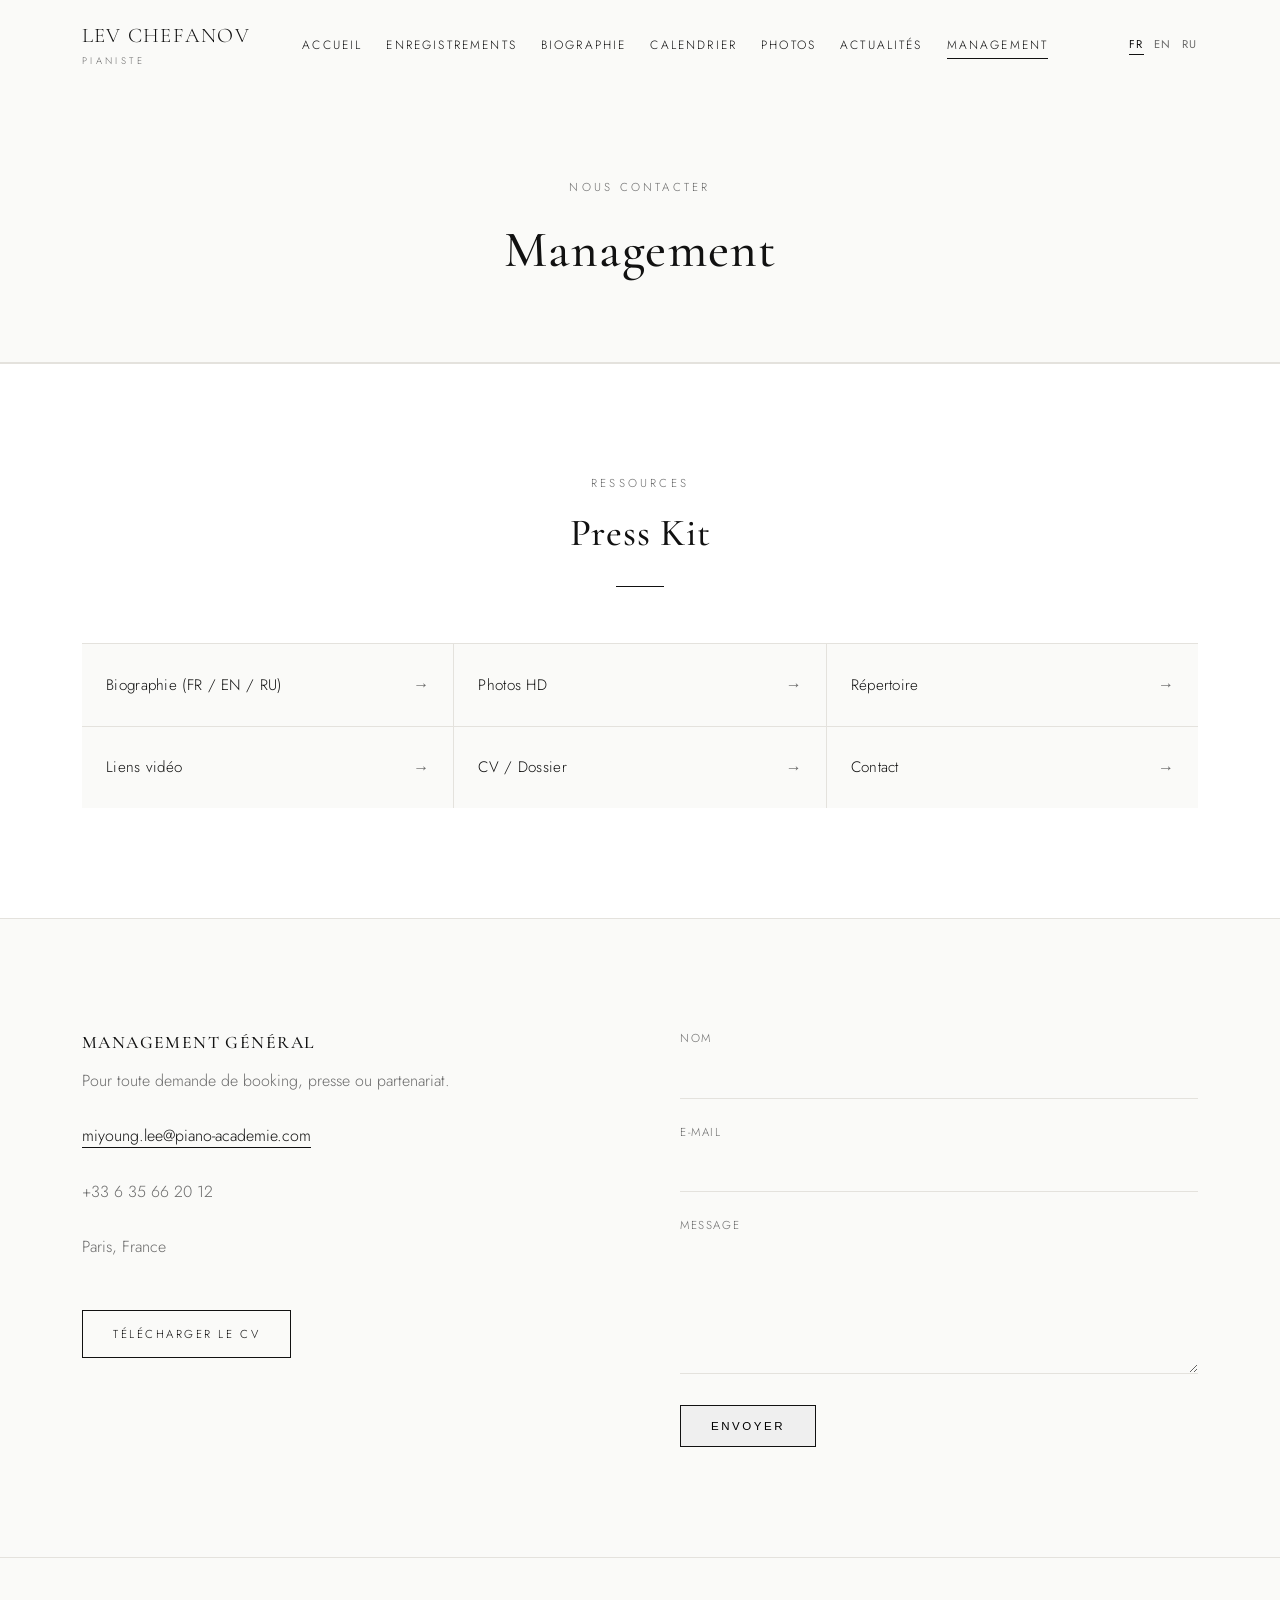
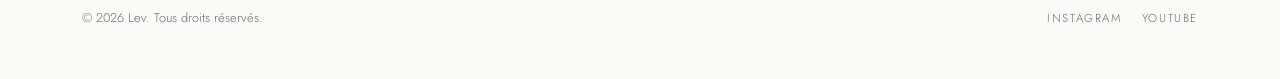
<file: contact.html>
<!DOCTYPE html>
<html lang="fr">
<head>
<meta charset="UTF-8">
<meta name="viewport" content="width=device-width, initial-scale=1.0">
<title>Management & Contact — Lev</title>
<link rel="preconnect" href="https://fonts.googleapis.com">
<link href="https://fonts.googleapis.com/css2?family=Cormorant+Garamond:wght@400;500;600&family=Jost:wght@300;400;500&display=swap" rel="stylesheet">
<link rel="stylesheet" href="css/style.css?v=2">
</head>
<body data-page="contact">

<header class="site-header">
  <div class="container nav-wrap">
    <a href="index.html" class="logo">Lev Chefanov<span data-i18n="logo.tagline">Pianiste</span></a>
    <nav class="main-nav">
      <ul>
        <li><a href="index.html" data-i18n="nav.home">Accueil</a></li>
        <li><a href="enregistrements.html" data-i18n="nav.recordings">Enregistrements</a></li>
        <li><a href="biographie.html" data-i18n="nav.bio">Biographie</a></li>
        <li><a href="calendrier.html" data-i18n="nav.calendar">Calendrier</a></li>
        <li><a href="photos.html" data-i18n="nav.photos">Photos</a></li>
        <li><a href="actualites.html" data-i18n="nav.news">Actualités</a></li>
        <li><a href="contact.html" class="active" data-i18n="nav.contact">Management</a></li>
      </ul>
    </nav>
    <div class="lang-switch">
      <button type="button" data-lang="fr">FR</button>
      <button type="button" data-lang="en">EN</button>
      <button type="button" data-lang="ru">RU</button>
    </div>
    <button class="nav-toggle" aria-label="Ouvrir le menu" data-i18n-aria-label="aria.openMenu">
      <span></span><span></span><span></span>
    </button>
  </div>
</header>

<section class="page-hero">
  <div class="container">
    <p class="eyebrow" data-i18n="contact.eyebrow">Nous contacter</p>
    <h1 data-i18n="contact.title">Management</h1>
  </div>
</section>

<section class="bg-alt">
  <div class="container">
    <div class="section-head">
      <p class="eyebrow" data-i18n="contact.presskit.eyebrow">Ressources</p>
      <h2 data-i18n="contact.presskit.title">Press Kit</h2>
      <div class="rule"></div>
    </div>
    <div class="presskit-grid">
      <a class="presskit-item" href="biographie.html"><span class="label" data-i18n="contact.presskit.bio">Biographie (FR / EN / RU)</span><span class="arrow">→</span></a>
      <a class="presskit-item" href="photos.html"><span class="label" data-i18n="contact.presskit.photos">Photos HD</span><span class="arrow">→</span></a>
      <a class="presskit-item" href="biographie.html"><span class="label" data-i18n="contact.presskit.repertoire">Répertoire</span><span class="arrow">→</span></a>
      <a class="presskit-item" href="enregistrements.html"><span class="label" data-i18n="contact.presskit.videos">Liens vidéo</span><span class="arrow">→</span></a>
      <a class="presskit-item" href="documents/CV-Lev-Tchefanov.docx" download><span class="label" data-i18n="contact.presskit.cv">CV / Dossier</span><span class="arrow">→</span></a>
      <a class="presskit-item" href="mailto:miyoung.lee@piano-academie.com"><span class="label" data-i18n="contact.presskit.contact">Contact</span><span class="arrow">→</span></a>
    </div>
  </div>
</section>

<section>
  <div class="container contact-grid">
    <div class="contact-block">
      <h3 data-i18n="contact.heading">Management général</h3>
      <p data-i18n="contact.text">Pour toute demande de booking, presse ou partenariat.</p>
      <a class="email" href="mailto:miyoung.lee@piano-academie.com">miyoung.lee@piano-academie.com</a>
      <p style="margin-top:30px;">+33 6 35 66 20 12</p>
      <p data-i18n="contact.location">Paris, France</p>
      <a class="btn" style="margin-top:20px;display:inline-block;" href="documents/CV-Lev-Tchefanov.docx" download data-i18n="contact.cvDownload">Télécharger le CV</a>
    </div>
    <form class="contact-form">
      <div class="field">
        <label for="name" data-i18n="contact.form.name">Nom</label>
        <input type="text" id="name" required>
      </div>
      <div class="field">
        <label for="email" data-i18n="contact.form.email">E-mail</label>
        <input type="email" id="email" required>
      </div>
      <div class="field">
        <label for="message" data-i18n="contact.form.message">Message</label>
        <textarea id="message" rows="5" required></textarea>
      </div>
      <button type="submit" class="btn" data-i18n="contact.form.submit">Envoyer</button>
    </form>
  </div>
</section>

<footer class="site-footer">
  <div class="container footer-wrap">
    <p class="copyright" data-i18n="footer.copyright">&copy; 2026 Lev. Tous droits réservés.</p>
    <div class="socials">
      <a href="https://www.instagram.com/levchefanov/" target="_blank" rel="noopener">Instagram</a>
      <a href="https://www.youtube.com/@Chefanov" target="_blank" rel="noopener">YouTube</a>
    </div>
  </div>
</footer>

<script src="js/i18n.js?v=4"></script>
<script src="js/main.js"></script>
</body>
</html>
</file>
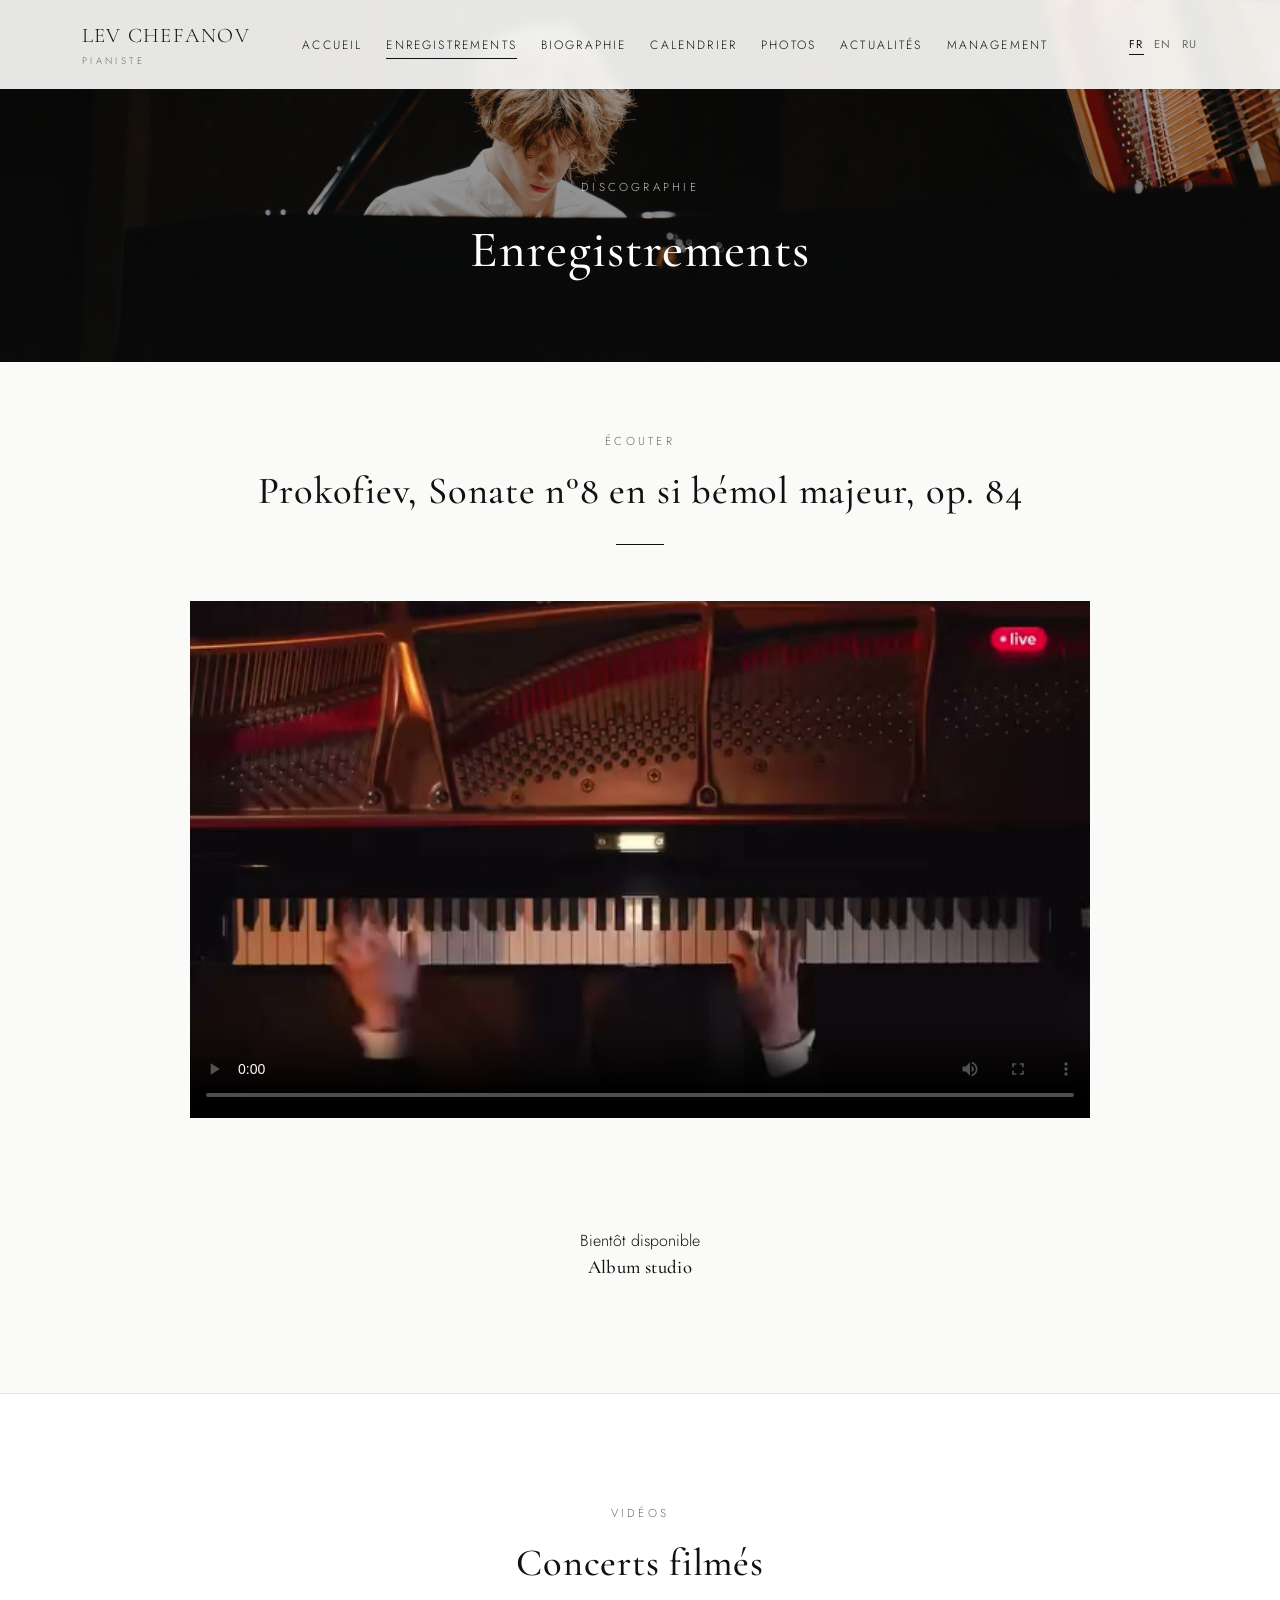
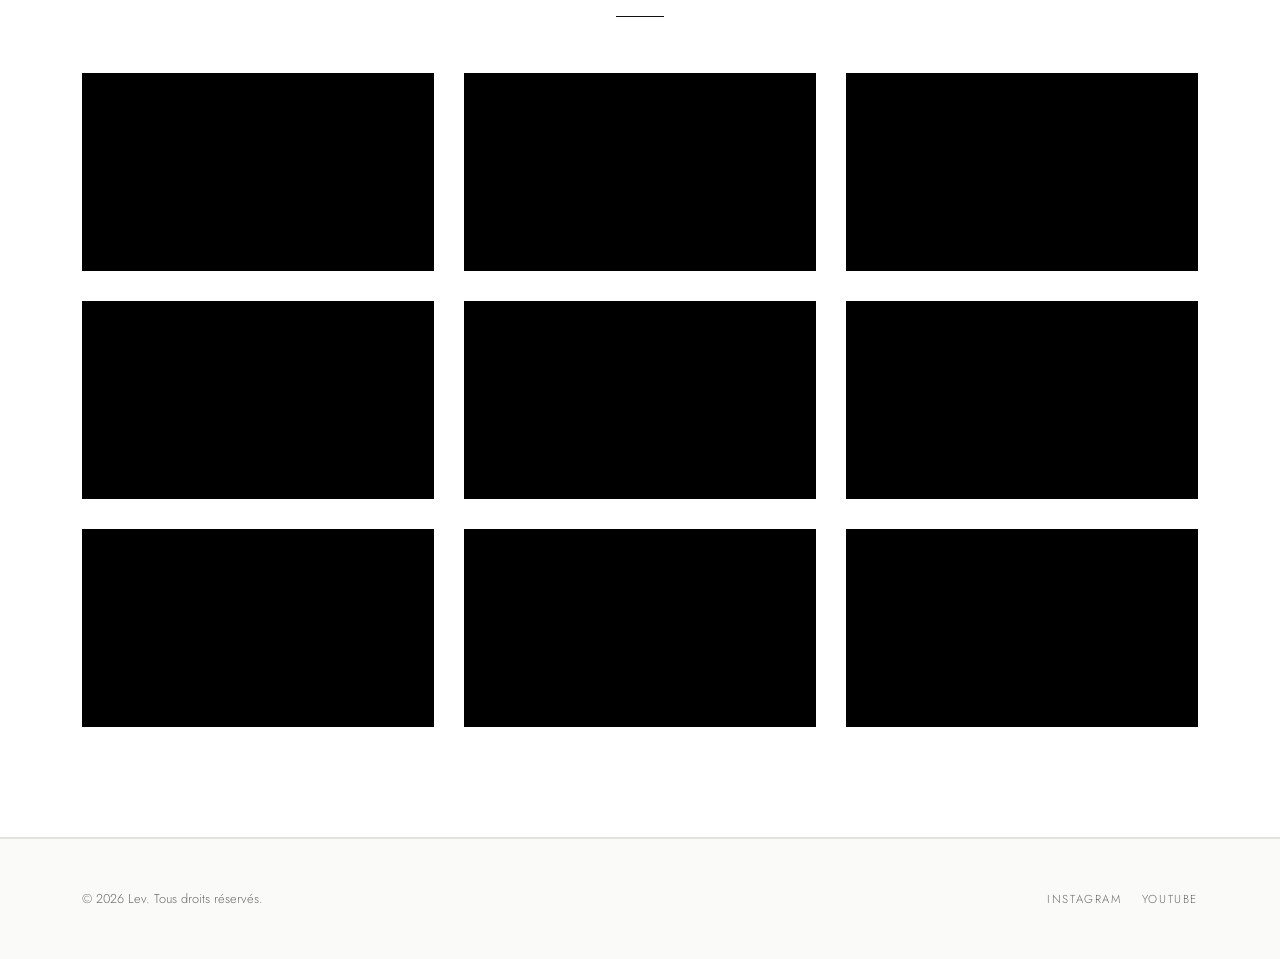
<file: enregistrements.html>
<!DOCTYPE html>
<html lang="fr">
<head>
<meta charset="UTF-8">
<meta name="viewport" content="width=device-width, initial-scale=1.0">
<title>Enregistrements — Lev</title>
<link rel="preconnect" href="https://fonts.googleapis.com">
<link href="https://fonts.googleapis.com/css2?family=Cormorant+Garamond:wght@400;500;600&family=Jost:wght@300;400;500&display=swap" rel="stylesheet">
<link rel="stylesheet" href="css/style.css?v=2">
</head>
<body data-page="recordings">

<header class="site-header">
  <div class="container nav-wrap">
    <a href="index.html" class="logo">Lev Chefanov<span data-i18n="logo.tagline">Pianiste</span></a>
    <nav class="main-nav">
      <ul>
        <li><a href="index.html" data-i18n="nav.home">Accueil</a></li>
        <li><a href="enregistrements.html" class="active" data-i18n="nav.recordings">Enregistrements</a></li>
        <li><a href="biographie.html" data-i18n="nav.bio">Biographie</a></li>
        <li><a href="calendrier.html" data-i18n="nav.calendar">Calendrier</a></li>
        <li><a href="photos.html" data-i18n="nav.photos">Photos</a></li>
        <li><a href="actualites.html" data-i18n="nav.news">Actualités</a></li>
        <li><a href="contact.html" data-i18n="nav.contact">Management</a></li>
      </ul>
    </nav>
    <div class="lang-switch">
      <button type="button" data-lang="fr">FR</button>
      <button type="button" data-lang="en">EN</button>
      <button type="button" data-lang="ru">RU</button>
    </div>
    <button class="nav-toggle" aria-label="Ouvrir le menu" data-i18n-aria-label="aria.openMenu">
      <span></span><span></span><span></span>
    </button>
  </div>
</header>

<section class="page-hero" style="background: linear-gradient(180deg, rgba(17,17,17,0.35) 0%, rgba(17,17,17,0.55) 100%), url('images/concert/IMG_6679.JPG') center 85%/cover no-repeat; border-bottom: none;">
  <div class="container">
    <p class="eyebrow" data-i18n="recordings.eyebrow" style="color: rgba(255,255,255,0.75);">Discographie</p>
    <h1 data-i18n="recordings.title" style="color: #fff;">Enregistrements</h1>
  </div>
</section>

<section id="ecouter" style="padding-top:70px;">
  <div class="container">
    <div class="section-head">
      <p class="eyebrow" data-i18n="recordings.ecouter.eyebrow">Écouter</p>
      <h2 data-i18n="recordings.ecouter.title">Prokofiev, Sonate n°8 en si bémol majeur, op. 84</h2>
      <div class="rule"></div>
    </div>
    <video controls preload="metadata" poster="videos/LEV-poster.jpg" style="width:100%;max-width:900px;display:block;margin:0 auto;background:#000;">
      <source src="videos/LEV.mp4" type="video/mp4">
    </video>
  </div>
</section>

<section style="padding-top:0;">
  <div class="container">
    <div class="rec-single">
      <p class="label" data-i18n="recordings.rec1.label">Bientôt disponible</p>
      <h3 data-i18n="recordings.rec1.title">Album studio</h3>
    </div>
  </div>
</section>

<section class="bg-alt">
  <div class="container">
    <div class="section-head">
      <p class="eyebrow" data-i18n="recordings.videos.eyebrow">Vidéos</p>
      <h2 data-i18n="recordings.videos.title">Concerts filmés</h2>
      <div class="rule"></div>
    </div>
    <div class="video-grid">
      <div class="frame">
        <iframe src="https://www.youtube.com/embed/R5-wiWcNpsA" title="Lev Tchéfanov — concert" allowfullscreen loading="lazy"></iframe>
        <button type="button" class="expand-btn" data-video-id="R5-wiWcNpsA" aria-label="Agrandir la vidéo"><svg viewBox="0 0 24 24"><path d="M9 3H3v6M15 3h6v6M9 21H3v-6M15 21h6v-6"/></svg></button>
      </div>
      <div class="frame">
        <iframe src="https://www.youtube.com/embed/qC3JARGGowA" title="Lev Tchéfanov — concert" allowfullscreen loading="lazy"></iframe>
        <button type="button" class="expand-btn" data-video-id="qC3JARGGowA" aria-label="Agrandir la vidéo"><svg viewBox="0 0 24 24"><path d="M9 3H3v6M15 3h6v6M9 21H3v-6M15 21h6v-6"/></svg></button>
      </div>
      <div class="frame">
        <iframe src="https://www.youtube.com/embed/baPAHBO71MM" title="Lev Tchéfanov — concert" allowfullscreen loading="lazy"></iframe>
        <button type="button" class="expand-btn" data-video-id="baPAHBO71MM" aria-label="Agrandir la vidéo"><svg viewBox="0 0 24 24"><path d="M9 3H3v6M15 3h6v6M9 21H3v-6M15 21h6v-6"/></svg></button>
      </div>
      <div class="frame">
        <iframe src="https://www.youtube.com/embed/qsrOUTQpggc" title="Lev Tchéfanov — concert" allowfullscreen loading="lazy"></iframe>
        <button type="button" class="expand-btn" data-video-id="qsrOUTQpggc" aria-label="Agrandir la vidéo"><svg viewBox="0 0 24 24"><path d="M9 3H3v6M15 3h6v6M9 21H3v-6M15 21h6v-6"/></svg></button>
      </div>
      <div class="frame">
        <iframe src="https://www.youtube.com/embed/qS4ilj0N7mU" title="Lev Tchéfanov — concert" allowfullscreen loading="lazy"></iframe>
        <button type="button" class="expand-btn" data-video-id="qS4ilj0N7mU" aria-label="Agrandir la vidéo"><svg viewBox="0 0 24 24"><path d="M9 3H3v6M15 3h6v6M9 21H3v-6M15 21h6v-6"/></svg></button>
      </div>
      <div class="frame">
        <iframe src="https://www.youtube.com/embed/BZHdJdF2-ko" title="Lev Tchéfanov — concert" allowfullscreen loading="lazy"></iframe>
        <button type="button" class="expand-btn" data-video-id="BZHdJdF2-ko" aria-label="Agrandir la vidéo"><svg viewBox="0 0 24 24"><path d="M9 3H3v6M15 3h6v6M9 21H3v-6M15 21h6v-6"/></svg></button>
      </div>
      <div class="frame">
        <iframe src="https://www.youtube.com/embed/RaqXa4e7kv4" title="Lev Tchéfanov — concert" allowfullscreen loading="lazy"></iframe>
        <button type="button" class="expand-btn" data-video-id="RaqXa4e7kv4" aria-label="Agrandir la vidéo"><svg viewBox="0 0 24 24"><path d="M9 3H3v6M15 3h6v6M9 21H3v-6M15 21h6v-6"/></svg></button>
      </div>
      <div class="frame">
        <iframe src="https://www.youtube.com/embed/51FvXSsLKbg" title="Lev Tchéfanov — concert" allowfullscreen loading="lazy"></iframe>
        <button type="button" class="expand-btn" data-video-id="51FvXSsLKbg" aria-label="Agrandir la vidéo"><svg viewBox="0 0 24 24"><path d="M9 3H3v6M15 3h6v6M9 21H3v-6M15 21h6v-6"/></svg></button>
      </div>
      <div class="frame">
        <iframe src="https://www.youtube.com/embed/J_ETVu_oHFI" title="Lev Tchéfanov — concert" allowfullscreen loading="lazy"></iframe>
        <button type="button" class="expand-btn" data-video-id="J_ETVu_oHFI" aria-label="Agrandir la vidéo"><svg viewBox="0 0 24 24"><path d="M9 3H3v6M15 3h6v6M9 21H3v-6M15 21h6v-6"/></svg></button>
      </div>
    </div>
  </div>
</section>

<div class="video-modal" id="videoModal">
  <button type="button" class="video-modal-close" id="videoModalClose" aria-label="Fermer">&times;</button>
  <div class="video-modal-inner">
    <div class="video-modal-frame">
      <iframe id="videoModalIframe" src="" title="Lev Tchéfanov — concert agrandi" allowfullscreen allow="autoplay; encrypted-media"></iframe>
    </div>
  </div>
</div>

<footer class="site-footer">
  <div class="container footer-wrap">
    <p class="copyright" data-i18n="footer.copyright">&copy; 2026 Lev. Tous droits réservés.</p>
    <div class="socials">
      <a href="https://www.instagram.com/levchefanov/" target="_blank" rel="noopener">Instagram</a>
      <a href="https://www.youtube.com/@Chefanov" target="_blank" rel="noopener">YouTube</a>
    </div>
  </div>
</footer>

<script src="js/i18n.js?v=4"></script>
<script src="js/main.js"></script>
</body>
</html>
</file>
<file: css/style.css>
/* ==========================================================================
   Variables & reset
   ========================================================================== */
:root {
  --black: #111111;
  --white: #ffffff;
  --grey: #6b6b6b;
  --grey-light: #e4e2dd;
  --bg: #fafaf8;
  --serif: "Cormorant Garamond", "Times New Roman", serif;
  --sans: "Jost", "Helvetica Neue", Arial, sans-serif;
  --nav-height: 88px;
}

* { box-sizing: border-box; margin: 0; padding: 0; }

html { scroll-behavior: smooth; }

body {
  font-family: var(--sans);
  color: var(--black);
  background: var(--bg);
  line-height: 1.6;
  font-weight: 300;
  -webkit-font-smoothing: antialiased;
}

img { max-width: 100%; display: block; }

a { color: inherit; text-decoration: none; }

h1, h2, h3, h4 {
  font-family: var(--serif);
  font-weight: 500;
  letter-spacing: 0.02em;
}

.eyebrow {
  font-family: var(--sans);
  font-size: 0.72rem;
  letter-spacing: 0.28em;
  text-transform: uppercase;
  color: var(--grey);
}

.container {
  max-width: 1180px;
  margin: 0 auto;
  padding: 0 32px;
}

/* ==========================================================================
   Header / Navigation
   ========================================================================== */
.site-header {
  position: fixed;
  top: 0;
  left: 0;
  width: 100%;
  z-index: 1000;
  background: rgba(250, 250, 248, 0.92);
  backdrop-filter: blur(6px);
  border-bottom: 1px solid transparent;
  transition: border-color 0.3s ease, background 0.3s ease;
}

.site-header.is-scrolled {
  border-bottom-color: var(--grey-light);
}

.nav-wrap {
  height: var(--nav-height);
  display: flex;
  align-items: center;
  justify-content: space-between;
}

.logo {
  font-family: var(--serif);
  font-size: 1.3rem;
  letter-spacing: 0.06em;
  text-transform: uppercase;
  white-space: nowrap;
  flex-shrink: 0;
}

.logo span {
  display: block;
  font-family: var(--sans);
  font-size: 0.6rem;
  letter-spacing: 0.35em;
  color: var(--grey);
  margin-top: 2px;
}

.main-nav ul {
  display: flex;
  gap: 24px;
  list-style: none;
}

.main-nav a {
  font-size: 0.75rem;
  letter-spacing: 0.18em;
  text-transform: uppercase;
  padding-bottom: 4px;
  border-bottom: 1px solid transparent;
  transition: border-color 0.25s ease, opacity 0.25s ease;
}

.main-nav a:hover,
.main-nav a.active {
  border-bottom-color: var(--black);
}

.lang-switch {
  display: flex;
  align-items: center;
  gap: 10px;
  margin-left: 28px;
}

.lang-switch button {
  background: none;
  border: none;
  cursor: pointer;
  font-family: var(--sans);
  font-size: 0.7rem;
  letter-spacing: 0.14em;
  color: var(--grey);
  padding: 2px 0;
  border-bottom: 1px solid transparent;
}

.lang-switch button:hover { color: var(--black); }

.lang-switch button.active {
  color: var(--black);
  border-bottom-color: var(--black);
}

.nav-toggle {
  display: none;
  flex-direction: column;
  gap: 5px;
  background: none;
  border: none;
  cursor: pointer;
  padding: 8px;
}

.nav-toggle span {
  width: 24px;
  height: 1px;
  background: var(--black);
}

/* ==========================================================================
   Hero
   ========================================================================== */
.hero {
  height: 100vh;
  min-height: 560px;
  position: relative;
  display: flex;
  align-items: flex-end;
  background:
    linear-gradient(180deg, rgba(17,17,17,0.15) 0%, rgba(17,17,17,0.55) 100%),
    url("../images/hero.svg") center 15%/cover no-repeat;
  background-color: #1c1c1c;
}

@media (max-width: 760px) {
  .hero {
    height: 85vh;
    background-position: center 6%;
  }
}

.hero-content {
  color: var(--white);
  padding: 0 32px 90px;
  width: 100%;
}

.hero-content .eyebrow { color: rgba(255,255,255,0.75); }

.hero-content h1 {
  font-size: clamp(2.6rem, 6vw, 5rem);
  color: var(--white);
  margin: 14px 0 18px;
  line-height: 1.05;
}

.hero-content p {
  max-width: 460px;
  font-weight: 300;
  color: rgba(255,255,255,0.85);
}

.scroll-cue {
  position: absolute;
  bottom: 28px;
  right: 32px;
  color: var(--white);
  font-size: 0.7rem;
  letter-spacing: 0.3em;
  text-transform: uppercase;
  writing-mode: vertical-rl;
  opacity: 0.75;
}

/* ==========================================================================
   Sections
   ========================================================================== */
section {
  padding: 110px 0;
}

.section-head {
  text-align: center;
  margin-bottom: 56px;
}

.section-head h2 {
  font-size: clamp(1.9rem, 3vw, 2.6rem);
  margin-top: 10px;
}

.rule {
  width: 48px;
  height: 1px;
  background: var(--black);
  margin: 22px auto 0;
}

/* Announcement / split block */
.split {
  display: grid;
  grid-template-columns: 1fr 1fr;
  gap: 70px;
  align-items: center;
}

.split img { width: 100%; aspect-ratio: 4 / 5; object-fit: cover; }

.split .eyebrow { margin-bottom: 14px; }

.split h2 { font-size: clamp(1.8rem, 3vw, 2.4rem); margin-bottom: 18px; }

.split p { color: var(--grey); margin-bottom: 26px; max-width: 480px; }

.btn {
  display: inline-block;
  font-size: 0.72rem;
  letter-spacing: 0.22em;
  text-transform: uppercase;
  padding: 14px 30px;
  border: 1px solid var(--black);
  transition: background 0.25s ease, color 0.25s ease;
}

.btn:hover { background: var(--black); color: var(--white); }

.split.reverse { grid-template-columns: 1fr 1fr; }
.split.reverse .visual { order: 2; }
.split.reverse .text { order: 1; }

/* Highlights / cards */
.bg-alt { background: var(--white); border-top: 1px solid var(--grey-light); border-bottom: 1px solid var(--grey-light); }

.cards {
  display: grid;
  grid-template-columns: repeat(3, 1fr);
  gap: 44px;
}

.card .visual {
  aspect-ratio: 4 / 5;
  background: var(--grey-light) url("../images/placeholder.svg") center 12%/cover no-repeat;
  margin-bottom: 22px;
}

.card .visual.landscape {
  aspect-ratio: 2 / 1;
  background-position: center 4%;
}

.card .date {
  font-size: 0.72rem;
  letter-spacing: 0.16em;
  text-transform: uppercase;
  color: var(--grey);
  margin-bottom: 8px;
}

.card h3 { font-size: 1.3rem; margin-bottom: 8px; }

.card p { color: var(--grey); font-size: 0.95rem; }

.card-link {
  display: inline-block;
  margin-top: 16px;
  font-size: 0.72rem;
  letter-spacing: 0.14em;
  text-transform: uppercase;
  border-bottom: 1px solid var(--black);
  padding-bottom: 2px;
}

.card-link:hover { opacity: 0.6; }

/* Event list (calendar-style) */
.event-list { border-top: none; }

.calendar-subtitle {
  text-align: center;
  color: var(--grey);
  font-size: 0.95rem;
  margin-bottom: 10px;
}

.month-group {
  font-size: 0.78rem;
  letter-spacing: 0.14em;
  text-transform: uppercase;
  color: var(--grey);
  margin: 44px 0 4px;
  padding-top: 24px;
  border-top: 1px solid var(--grey-light);
}

.month-group:first-child { margin-top: 0; padding-top: 0; border-top: none; }

.event-row {
  display: grid;
  grid-template-columns: 100px 1fr 170px;
  gap: 28px;
  align-items: center;
  padding: 26px 0;
  border-bottom: 1px solid var(--grey-light);
}

.event-row .date {
  font-family: var(--serif);
  display: flex;
  flex-direction: column;
  line-height: 1.05;
}

.event-row .date .day { font-size: 2.6rem; }

.event-row .date .month,
.event-row .date .year {
  font-family: var(--sans);
  font-size: 0.68rem;
  letter-spacing: 0.1em;
  text-transform: uppercase;
  color: var(--grey);
}

.event-row h3 { font-size: 1.05rem; margin-bottom: 6px; }

.event-row .program {
  font-family: var(--serif);
  font-style: italic;
  color: #a3895c;
  margin-bottom: 6px;
}

.event-row .performers { color: var(--grey); font-size: 0.88rem; line-height: 1.5; }

.event-row .location {
  display: flex;
  align-items: center;
  gap: 6px;
  color: var(--grey);
  font-size: 0.85rem;
  justify-self: end;
}

.event-row .location svg { width: 14px; height: 14px; flex-shrink: 0; }

/* News list (editorial) */
.news-list { border-top: 1px solid var(--grey-light); }

.news-row {
  display: grid;
  grid-template-columns: 140px 1fr 260px;
  gap: 40px;
  align-items: center;
  padding: 42px 0;
  border-bottom: 1px solid var(--grey-light);
}

.news-row .date {
  font-size: 0.72rem;
  letter-spacing: 0.14em;
  text-transform: uppercase;
  color: var(--grey);
}

.news-row h3 { font-size: 1.5rem; margin-bottom: 10px; }

.news-row p { color: var(--grey); font-size: 0.95rem; margin-bottom: 12px; max-width: 46ch; }

.news-row .visual {
  aspect-ratio: 16/9;
  background-size: cover;
  background-position: center 15%;
  background-color: var(--grey-light);
  position: relative;
}

.news-row.has-video .visual::after {
  content: "";
  position: absolute;
  inset: 0;
  margin: auto;
  width: 44px;
  height: 44px;
  border-radius: 50%;
  background: rgba(255,255,255,0.9) url("data:image/svg+xml,%3Csvg xmlns='http://www.w3.org/2000/svg' viewBox='0 0 24 24'%3E%3Cpath d='M8 5v14l11-7z' fill='%23111'/%3E%3C/svg%3E") center/18px no-repeat;
}

@media (max-width: 800px) {
  .news-row {
    grid-template-columns: 1fr;
    gap: 16px;
    padding: 30px 0;
  }
  .news-row .visual { order: -1; aspect-ratio: 16/9; }
}

/* Newsletter */
.newsletter {
  background: var(--black);
  color: var(--white);
  text-align: center;
}

.newsletter h2 { color: var(--white); }

.newsletter p { color: rgba(255,255,255,0.7); margin: 16px 0 34px; }

.newsletter-form {
  display: flex;
  max-width: 420px;
  margin: 0 auto;
  border-bottom: 1px solid rgba(255,255,255,0.4);
}

.newsletter-form input {
  flex: 1;
  background: none;
  border: none;
  color: var(--white);
  font-family: var(--sans);
  font-size: 0.9rem;
  padding: 12px 4px;
}

.newsletter-form input::placeholder { color: rgba(255,255,255,0.5); }

.newsletter-form button {
  background: none;
  border: none;
  color: var(--white);
  font-size: 0.72rem;
  letter-spacing: 0.2em;
  text-transform: uppercase;
  cursor: pointer;
}

/* ==========================================================================
   Page header (interior pages)
   ========================================================================== */
.page-hero {
  padding: calc(var(--nav-height) + 90px) 0 70px;
  text-align: center;
  border-bottom: 1px solid var(--grey-light);
}

.page-hero .eyebrow { justify-content: center; display: flex; }

.page-hero h1 { font-size: clamp(2.2rem, 4vw, 3.2rem); margin-top: 14px; }

/* Biography */
.bio-layout {
  display: grid;
  grid-template-columns: 380px 1fr;
  gap: 80px;
}

.bio-layout .portrait { position: sticky; top: calc(var(--nav-height) + 40px); }

.bio-layout .portrait img {
  aspect-ratio: 3/4;
  object-fit: cover;
  object-position: center 15%;
  background: var(--grey-light) url("../images/placeholder.svg") center/cover no-repeat;
}

.bio-text h3 {
  font-size: 1.6rem;
  margin: 40px 0 16px;
}

.bio-text h3:first-child { margin-top: 0; }

.sec-num {
  font-family: var(--sans);
  font-size: 0.72rem;
  letter-spacing: 0.14em;
  color: var(--grey);
  margin-right: 12px;
  vertical-align: middle;
}

/* Stats strip */
.bio-stats {
  display: grid;
  grid-template-columns: repeat(4, 1fr);
  border-top: 1px solid var(--grey-light);
  border-bottom: 1px solid var(--grey-light);
}

.bio-stats div {
  padding: 30px 16px;
  text-align: center;
  border-left: 1px solid var(--grey-light);
}

.bio-stats div:first-child { border-left: none; }

.bio-stats .num {
  display: block;
  font-family: var(--serif);
  font-size: 2.1rem;
}

.bio-stats .label {
  display: block;
  margin-top: 6px;
  font-size: 0.68rem;
  letter-spacing: 0.1em;
  text-transform: uppercase;
  color: var(--grey);
}

/* Full-width bio sections */
.bio-section h3 {
  font-size: 1.6rem;
  margin-bottom: 18px;
}

.bio-section > p {
  color: var(--grey);
  max-width: 720px;
  margin-bottom: 14px;
}

/* Prize grid */
.prize-grid {
  display: grid;
  grid-template-columns: repeat(2, 1fr);
  gap: 1px;
  background: var(--grey-light);
  margin-top: 30px;
  border-top: 1px solid var(--grey-light);
}

.prize-card {
  background: var(--bg);
  padding: 22px 26px;
  display: flex;
  gap: 18px;
  align-items: baseline;
}

.prize-card .year {
  font-family: var(--serif);
  font-size: 1.3rem;
  white-space: nowrap;
  flex-shrink: 0;
}

.prize-card p {
  color: var(--grey);
  font-size: 0.92rem;
  margin: 0;
}

.concert-photo-single {
  width: 100%;
  aspect-ratio: 1.4 / 1;
  object-fit: cover;
  object-position: 62% center;
  margin-top: 30px;
  display: block;
}

/* Venue columns */
.venue-columns {
  list-style: none;
  columns: 2;
  column-gap: 40px;
  margin-top: 24px;
  max-width: 900px;
}

.venue-columns li {
  color: var(--grey);
  font-size: 0.92rem;
  padding: 12px 0;
  border-top: 1px solid var(--grey-light);
  break-inside: avoid;
}

@media (max-width: 700px) {
  .bio-stats { grid-template-columns: repeat(2, 1fr); }
  .bio-stats div:nth-child(3) { border-left: none; }
  .prize-grid { grid-template-columns: 1fr; }
  .venue-columns { columns: 1; }
}

.bio-text .bio-photo {
  width: 100%;
  max-width: 560px;
  margin: 12px 0 36px;
}

.bio-text ul {
  list-style: none;
  max-width: 640px;
  margin-bottom: 16px;
}

.bio-text ul li {
  color: var(--grey);
  padding: 10px 0 10px 20px;
  border-top: 1px solid var(--grey-light);
  position: relative;
  font-size: 0.97rem;
}

.bio-text ul li:last-child { border-bottom: 1px solid var(--grey-light); }

.bio-text ul li::before {
  content: "";
  position: absolute;
  left: 0;
  top: 20px;
  width: 6px;
  height: 1px;
  background: var(--black);
}

.bio-text p { color: var(--grey); margin-bottom: 16px; max-width: 640px; }

/* Press */
.press-list { border-top: 1px solid var(--grey-light); }

.press-item {
  padding: 40px 0;
  border-bottom: 1px solid var(--grey-light);
}

.press-item .source {
  font-size: 0.72rem;
  letter-spacing: 0.16em;
  text-transform: uppercase;
  color: var(--grey);
  margin-bottom: 12px;
}

.press-item.has-video {
  display: grid;
  grid-template-columns: 220px 1fr;
  gap: 32px;
  align-items: center;
}

.press-item.has-video .visual {
  aspect-ratio: 16/9;
  background-size: cover;
  background-position: center;
  background-color: var(--grey-light);
  position: relative;
}

.press-item.has-video .visual::after {
  content: "";
  position: absolute;
  inset: 0;
  margin: auto;
  width: 40px;
  height: 40px;
  border-radius: 50%;
  background: rgba(255,255,255,0.9) url("data:image/svg+xml,%3Csvg xmlns='http://www.w3.org/2000/svg' viewBox='0 0 24 24'%3E%3Cpath d='M8 5v14l11-7z' fill='%23111'/%3E%3C/svg%3E") center/16px no-repeat;
}

@media (max-width: 700px) {
  .press-item.has-video { grid-template-columns: 1fr; gap: 16px; }
}

.press-item blockquote {
  font-family: var(--serif);
  font-size: 1.5rem;
  line-height: 1.4;
  font-style: italic;
  margin-bottom: 14px;
}

/* Recordings */
.rec-grid {
  display: grid;
  grid-template-columns: repeat(2, 1fr);
  gap: 50px;
}

.rec-single {
  max-width: 320px;
  margin: 0 auto;
  text-align: center;
}

.rec-single .visual {
  aspect-ratio: 1/1;
  background: var(--grey-light);
  margin-bottom: 18px;
}

.rec-item .visual {
  aspect-ratio: 1/1;
  background: var(--grey-light) url("../images/placeholder.svg") center 12%/cover no-repeat;
  margin-bottom: 18px;
}

/* Video grid (YouTube embeds) */
.video-grid {
  display: grid;
  grid-template-columns: repeat(3, 1fr);
  gap: 30px;
}

.video-grid .frame {
  position: relative;
  aspect-ratio: 16/9;
  background: #000;
}

.video-grid iframe {
  position: absolute;
  inset: 0;
  width: 100%;
  height: 100%;
  border: 0;
}

.video-grid .expand-btn {
  position: absolute;
  top: 10px;
  right: 10px;
  width: 36px;
  height: 36px;
  background: rgba(0,0,0,0.6);
  border: none;
  cursor: pointer;
  z-index: 2;
  display: flex;
  align-items: center;
  justify-content: center;
  opacity: 0;
  transition: opacity 0.2s ease, background 0.2s ease;
}

.video-grid .frame:hover .expand-btn,
.video-grid .expand-btn:focus-visible {
  opacity: 1;
}

.video-grid .expand-btn:hover { background: rgba(0,0,0,0.85); }

.video-grid .expand-btn svg {
  width: 15px;
  height: 15px;
  fill: none;
  stroke: #fff;
  stroke-width: 1.6;
}

@media (max-width: 900px) {
  .video-grid { grid-template-columns: 1fr; }
  .video-grid .expand-btn { opacity: 1; }
}

/* Photo lightbox */
.gallery-grid a.photo-link,
.photo-link {
  cursor: zoom-in;
}

.photo-modal {
  position: fixed;
  inset: 0;
  background: rgba(10,10,10,0.94);
  z-index: 3000;
  display: none;
  align-items: center;
  justify-content: center;
  padding: 70px 24px 24px;
}

.photo-modal.is-open { display: flex; }

.photo-modal img {
  max-width: 100%;
  max-height: 100%;
  object-fit: contain;
  display: block;
}

.photo-modal-close {
  position: fixed;
  top: 22px;
  right: 28px;
  background: none;
  border: none;
  color: #fff;
  font-size: 2rem;
  line-height: 1;
  cursor: pointer;
  font-family: var(--sans);
  font-weight: 300;
  z-index: 3001;
}

/* Video lightbox modal */
.video-modal {
  position: fixed;
  inset: 0;
  background: rgba(10,10,10,0.94);
  z-index: 3000;
  display: none;
  align-items: center;
  justify-content: center;
  padding: 70px 24px 24px;
}

.video-modal.is-open { display: flex; }

.video-modal-inner {
  width: 100%;
  max-width: 1100px;
}

.video-modal-frame {
  position: relative;
  aspect-ratio: 16/9;
  background: #000;
}

.video-modal-frame iframe {
  position: absolute;
  inset: 0;
  width: 100%;
  height: 100%;
  border: 0;
}

.video-modal-close {
  position: fixed;
  top: 22px;
  right: 28px;
  background: none;
  border: none;
  color: #fff;
  font-size: 2rem;
  line-height: 1;
  cursor: pointer;
  font-family: var(--sans);
  font-weight: 300;
}

/* Gallery grid */
.gallery-grid {
  display: grid;
  grid-template-columns: repeat(6, 1fr);
  gap: 6px;
}

.gallery-grid a {
  display: block;
  aspect-ratio: 1/1;
  overflow: hidden;
}

.gallery-grid img {
  width: 100%;
  height: 100%;
  object-fit: cover;
  object-position: center 15%;
  transition: transform 0.4s ease;
}

.gallery-grid a:hover img { transform: scale(1.06); }

@media (max-width: 760px) {
  .gallery-grid { grid-template-columns: repeat(3, 1fr); }
}

/* Press kit grid */
.presskit-grid {
  display: grid;
  grid-template-columns: repeat(3, 1fr);
  gap: 1px;
  background: var(--grey-light);
  border-top: 1px solid var(--grey-light);
  margin-top: 10px;
}

.presskit-item {
  background: var(--bg);
  padding: 28px 24px;
  display: flex;
  align-items: center;
  justify-content: space-between;
  transition: background 0.2s ease;
}

.presskit-item:hover { background: var(--white); }

.presskit-item .label {
  font-size: 0.95rem;
  letter-spacing: 0.02em;
}

.presskit-item .arrow {
  color: var(--grey);
  margin-left: 12px;
  flex-shrink: 0;
}

@media (max-width: 900px) {
  .presskit-grid { grid-template-columns: repeat(2, 1fr); }
}

@media (max-width: 600px) {
  .presskit-grid { grid-template-columns: 1fr; }
}

/* Concert photo grid */
.concert-grid {
  display: grid;
  grid-template-columns: repeat(3, 1fr);
  gap: 16px;
  margin-top: 30px;
  max-width: 1000px;
}

.concert-grid a {
  display: block;
  aspect-ratio: 3/4;
  overflow: hidden;
  background: var(--grey-light);
}

.concert-grid img {
  width: 100%;
  height: 100%;
  object-fit: cover;
  transition: transform 0.4s ease;
}

.concert-grid a:hover img { transform: scale(1.05); }

@media (max-width: 700px) {
  .concert-grid { grid-template-columns: repeat(2, 1fr); }
}

.rec-item .label { color: var(--grey); font-size: 0.85rem; margin-bottom: 6px; }

.rec-item h3 { font-size: 1.3rem; }

/* Contact / Management */
.contact-grid {
  display: grid;
  grid-template-columns: 1fr 1fr;
  gap: 80px;
}

.contact-block h3 {
  font-size: 1.1rem;
  margin-bottom: 10px;
  text-transform: uppercase;
  letter-spacing: 0.08em;
}

.contact-block p { color: var(--grey); margin-bottom: 30px; }

.contact-block a.email { border-bottom: 1px solid var(--black); }

.contact-form label {
  display: block;
  font-size: 0.72rem;
  letter-spacing: 0.14em;
  text-transform: uppercase;
  color: var(--grey);
  margin-bottom: 8px;
}

.contact-form .field { margin-bottom: 24px; }

.contact-form input,
.contact-form textarea {
  width: 100%;
  border: none;
  border-bottom: 1px solid var(--grey-light);
  background: none;
  font-family: var(--sans);
  font-size: 0.95rem;
  padding: 10px 2px;
}

.contact-form input:focus,
.contact-form textarea:focus { outline: none; border-bottom-color: var(--black); }

/* ==========================================================================
   Footer
   ========================================================================== */
.site-footer {
  padding: 50px 0;
  border-top: 1px solid var(--grey-light);
}

.footer-wrap {
  display: flex;
  justify-content: space-between;
  align-items: center;
  flex-wrap: wrap;
  gap: 20px;
}

.footer-wrap .copyright { font-size: 0.8rem; color: var(--grey); }

.socials { display: flex; gap: 20px; }

.socials a {
  font-size: 0.72rem;
  letter-spacing: 0.14em;
  text-transform: uppercase;
  color: var(--grey);
}

.socials a:hover { color: var(--black); }

/* ==========================================================================
   Responsive
   ========================================================================== */
@media (max-width: 900px) {
  .split, .contact-grid { grid-template-columns: 1fr; gap: 40px; }
  .split.reverse .visual { order: 1; }
  .split.reverse .text { order: 2; }
  .cards { grid-template-columns: 1fr; }
  .rec-grid { grid-template-columns: 1fr; }
  .bio-layout { grid-template-columns: 1fr; }
  .bio-layout .portrait { position: static; max-width: 320px; }
}

@media (max-width: 760px) {
  .main-nav {
    position: fixed;
    top: var(--nav-height);
    left: 0;
    width: 100%;
    height: calc(100vh - var(--nav-height));
    background: var(--bg);
    transform: translateX(100%);
    transition: transform 0.3s ease;
  }
  .main-nav.is-open { transform: translateX(0); }
  .main-nav ul {
    flex-direction: column;
    gap: 0;
    padding: 20px 32px;
  }
  .main-nav li { border-bottom: 1px solid var(--grey-light); }
  .main-nav a { display: block; padding: 18px 0; }
  .nav-toggle { display: flex; }
  .event-row { grid-template-columns: 1fr; gap: 8px; }
  .lang-switch { margin-left: 14px; gap: 8px; }
}
</file>
